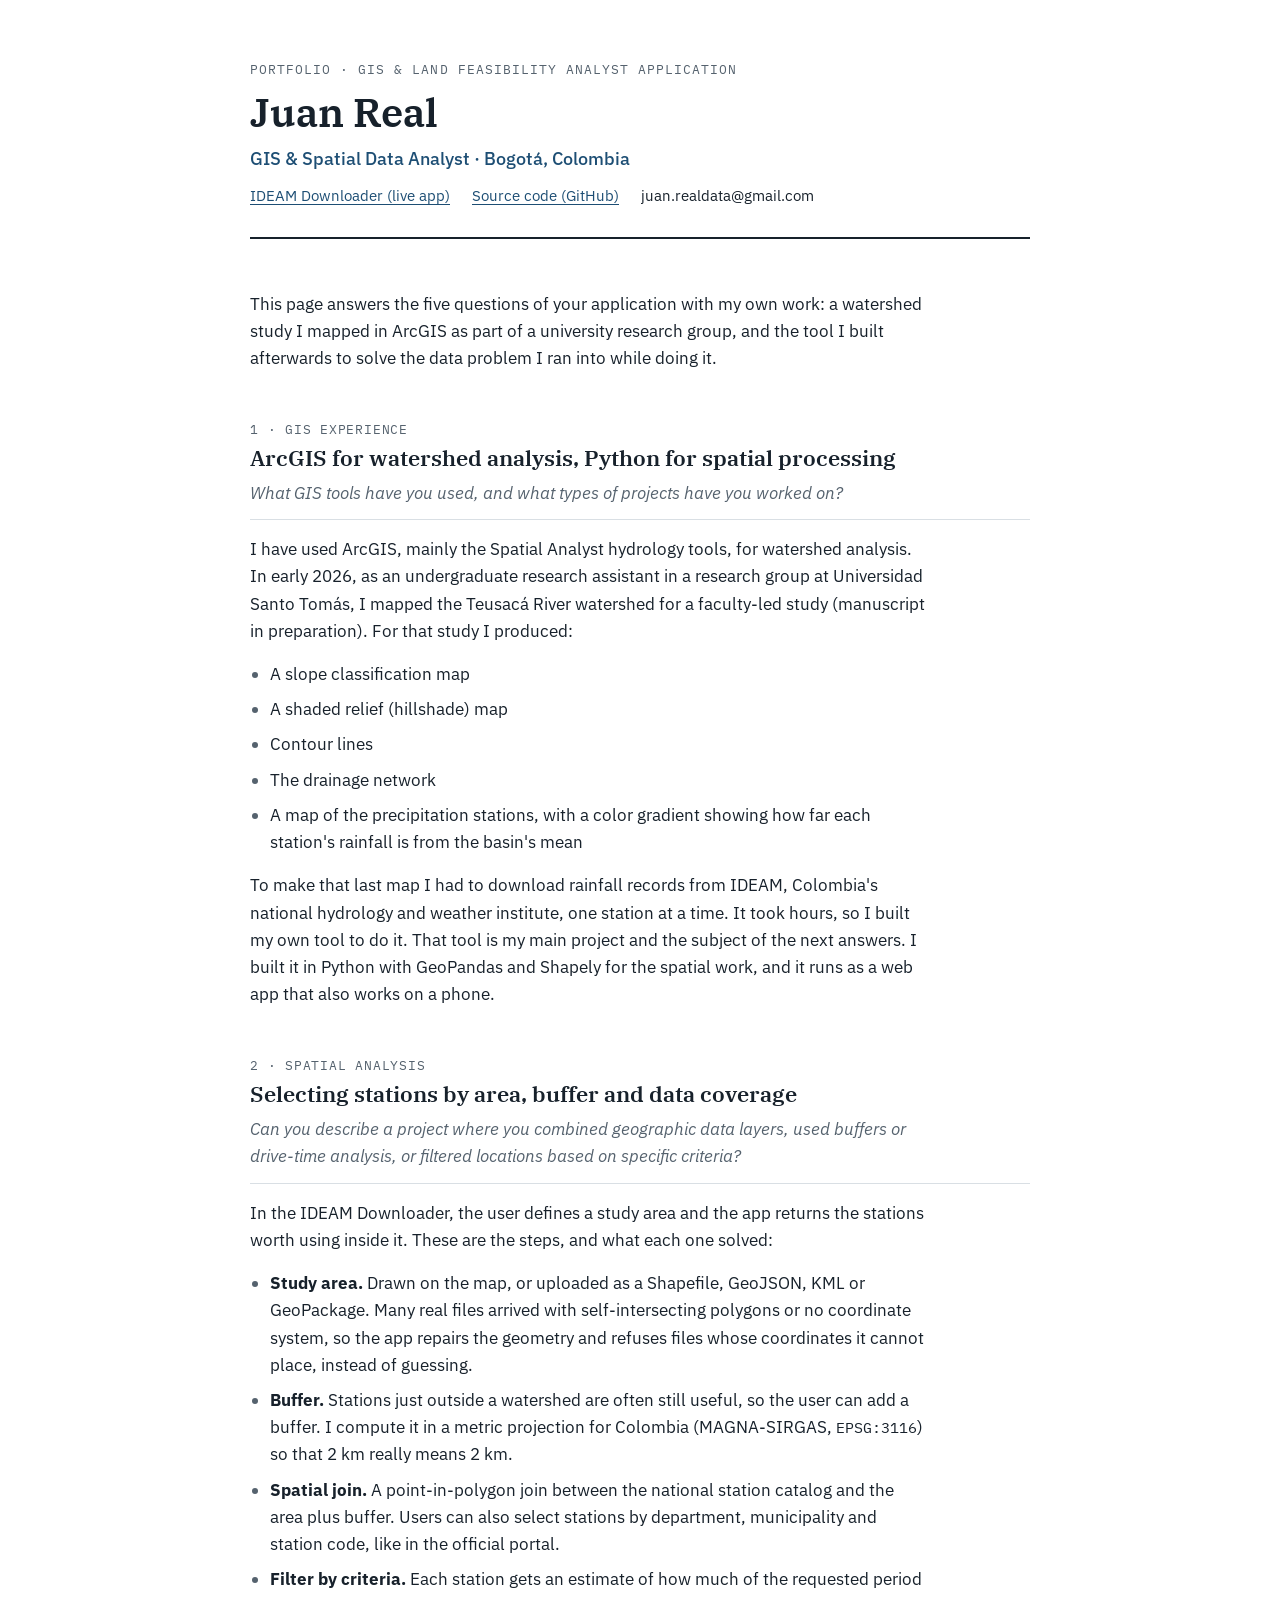
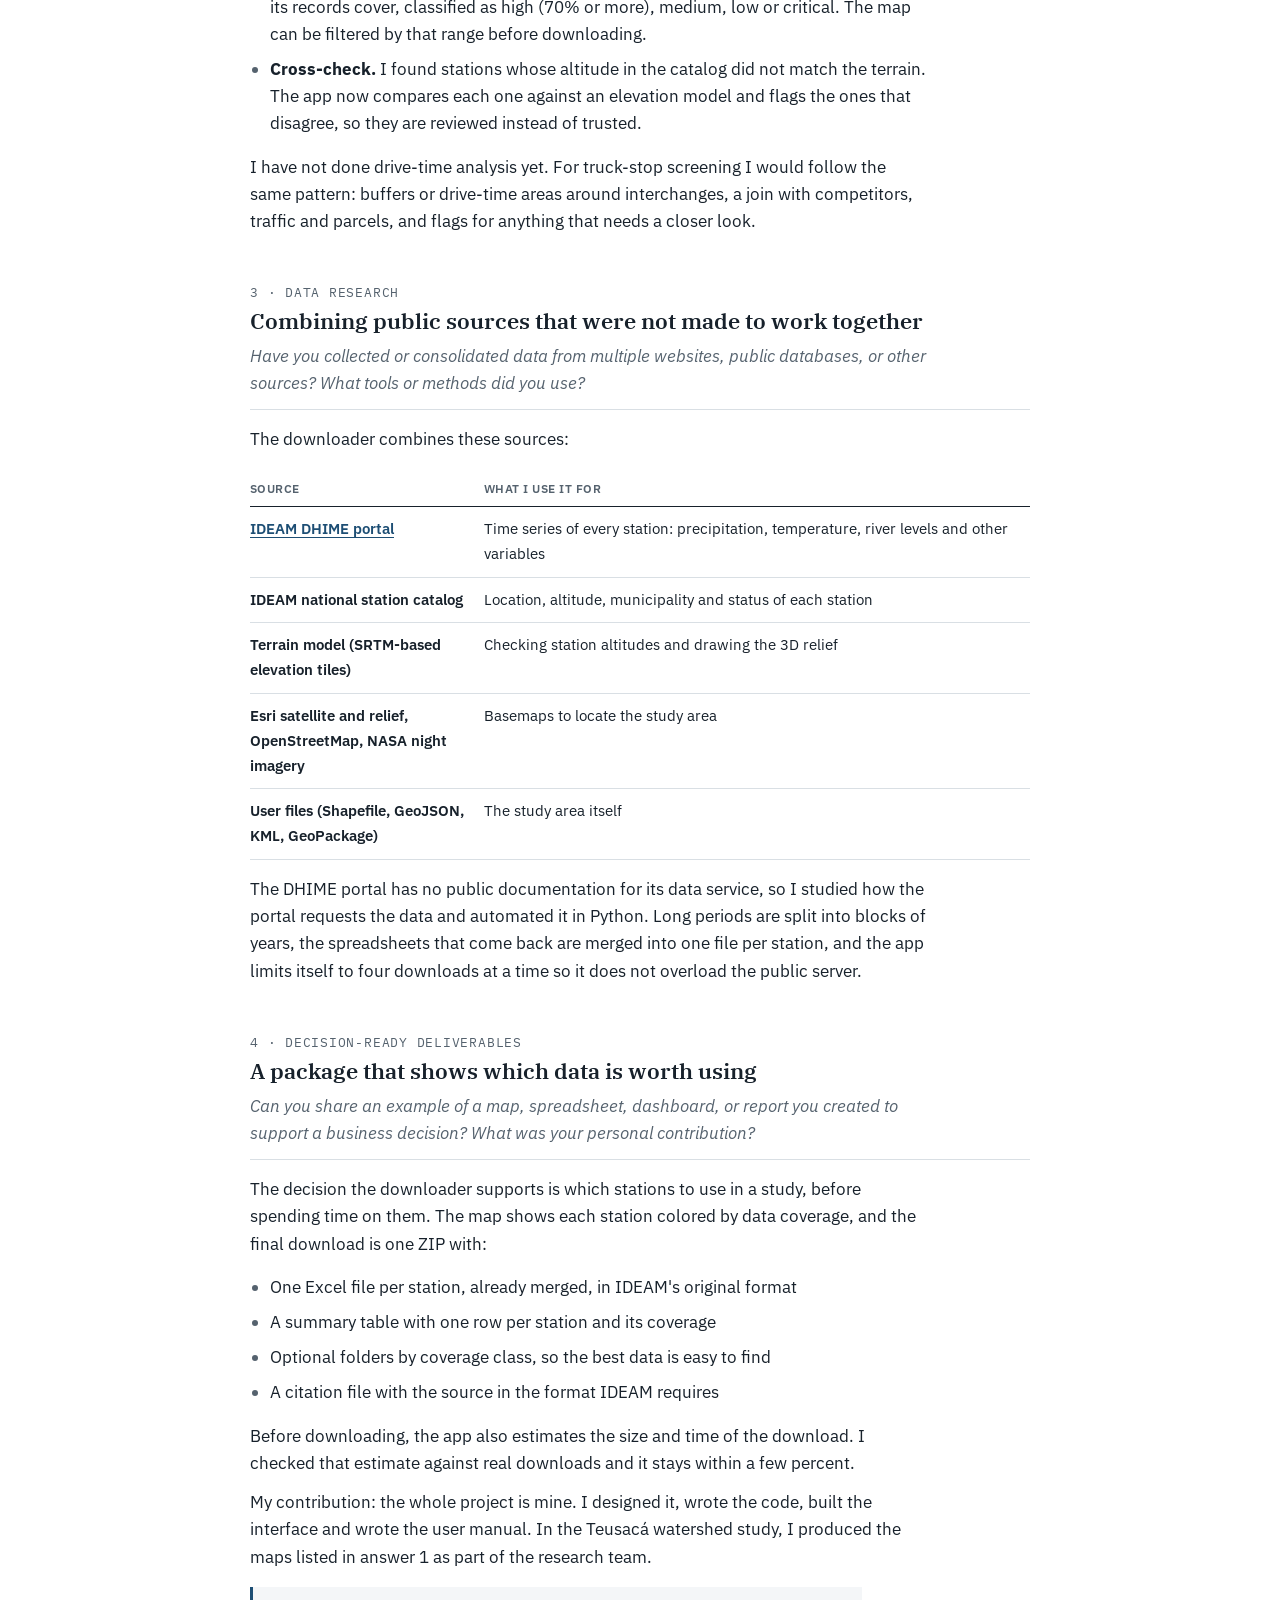
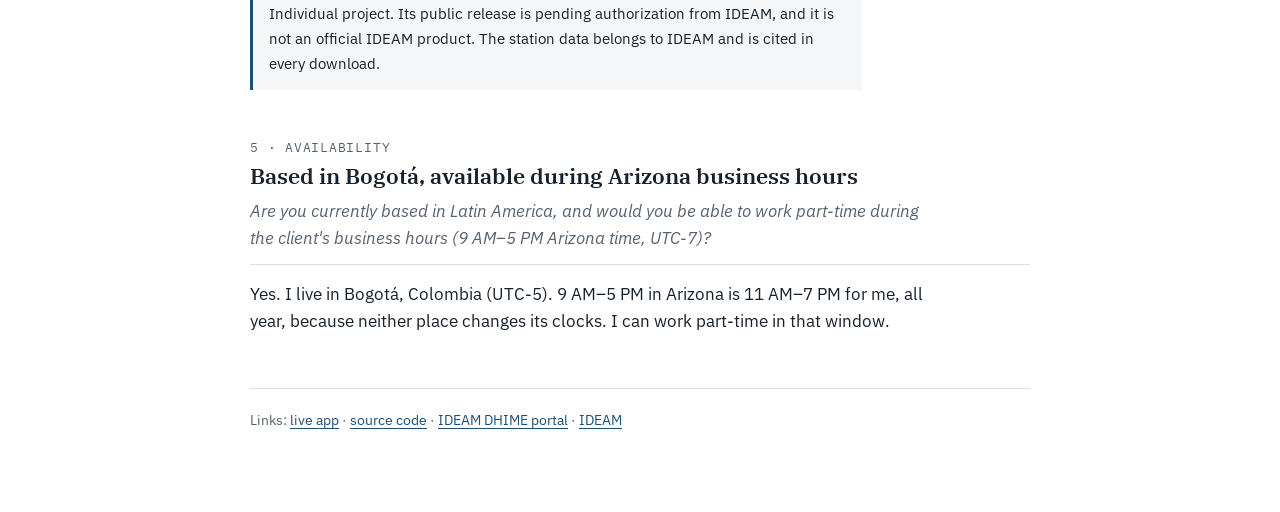
<file: docs/index.html>
<!doctype html>
<html lang="en">
<head>
<meta charset="utf-8">
<meta name="viewport" content="width=device-width, initial-scale=1, viewport-fit=cover">
<meta name="description" content="Juan Real, GIS & Spatial Data Analyst in Bogotá: watershed analysis in ArcGIS and the IDEAM station data downloader.">
<title>Juan Real · GIS Portfolio</title>
<link rel="preconnect" href="https://fonts.googleapis.com">
<link rel="preconnect" href="https://fonts.gstatic.com" crossorigin>
<link rel="stylesheet" href="https://fonts.googleapis.com/css2?family=IBM+Plex+Sans:wght@400;500;600&family=IBM+Plex+Serif:wght@500;600&family=IBM+Plex+Mono:wght@400&display=swap">
<style>
/* Layout: a formal one-column document, organized by the five questions of the application. */
:root {
  --page: #ffffff;
  --band: #f4f6f8;
  --ink: #17212b;
  --muted: #55626e;
  --rule: #d9dfe4;
  --accent: #1d4e74;
  --serif: "IBM Plex Serif", Georgia, "Times New Roman", serif;
  --sans: "IBM Plex Sans", "Segoe UI", Helvetica, Arial, sans-serif;
  --mono: "IBM Plex Mono", ui-monospace, Menlo, Consolas, monospace;
}
@media (prefers-color-scheme: dark) {
  :root:not([data-theme="light"]) {
    --page: #11181f; --band: #18212a; --ink: #e5ebf0; --muted: #a3b0bb; --rule: #2c3944; --accent: #8fbbe0;
    color-scheme: dark;
  }
}
:root[data-theme="dark"] {
  --page: #11181f; --band: #18212a; --ink: #e5ebf0; --muted: #a3b0bb; --rule: #2c3944; --accent: #8fbbe0;
  color-scheme: dark;
}
* { box-sizing: border-box; }
body {
  background: var(--page); color: var(--ink);
  font: 400 16.5px/1.65 var(--sans);
  padding-left: max(16px, env(safe-area-inset-left, 0px));
  padding-right: max(16px, env(safe-area-inset-right, 0px));
}
.doc { max-width: 780px; margin: 0 auto; padding-block: 56px 72px; display: grid; gap: 52px; }
h1, h2, h3 { margin: 0; text-wrap: balance; }
h1 { font: 600 clamp(1.9rem, 4.6vw, 2.5rem)/1.15 var(--serif); }
h2 { font: 600 1.35rem/1.25 var(--serif); }
h3 { font: 600 1rem/1.4 var(--sans); }
p { margin: 0; }
a { color: var(--accent); text-underline-offset: 3px; overflow-wrap: anywhere; }
a:focus-visible { outline: 2px solid var(--accent); outline-offset: 3px; }
section { display: grid; gap: 16px; }
.prose { display: grid; gap: 12px; max-width: 68ch; }
.muted { color: var(--muted); }

header { display: grid; gap: 12px; padding-bottom: 28px; border-bottom: 2px solid var(--ink); }
.kicker { font: 400 0.8rem/1 var(--mono); letter-spacing: 0.08em; text-transform: uppercase; color: var(--muted); }
.role { font: 500 1.1rem/1.4 var(--sans); color: var(--accent); }
.links { display: flex; flex-wrap: wrap; gap: 6px 22px; font-size: 0.95rem; }

.qhead { display: grid; gap: 8px; padding-bottom: 12px; border-bottom: 1px solid var(--rule); }
.qnum { font: 400 0.8rem/1 var(--mono); letter-spacing: 0.06em; text-transform: uppercase; color: var(--muted); }
.question { font-style: italic; color: var(--muted); max-width: 68ch; }

.note { background: var(--band); border-left: 3px solid var(--accent); padding: 14px 16px; font-size: 0.95rem; max-width: 68ch; }

ul.list { margin: 0; padding-left: 1.2em; display: grid; gap: 8px; max-width: 68ch; }
ul.list li::marker { color: var(--muted); }

.table-wrap { overflow-x: auto; }
table { border-collapse: collapse; width: 100%; min-width: 600px; font-size: 0.94rem; }
th, td { text-align: left; vertical-align: top; padding: 10px 14px 10px 0; border-bottom: 1px solid var(--rule); }
th { font: 600 0.78rem/1.3 var(--sans); letter-spacing: 0.04em; text-transform: uppercase; color: var(--muted); border-bottom: 1px solid var(--ink); }
td:first-child { font-weight: 600; width: 30%; }
code { font: 400 0.88em var(--mono); }

footer { border-top: 1px solid var(--rule); padding-top: 20px; color: var(--muted); font-size: 0.88rem; }

@media (max-width: 520px) {
  body { font-size: 16px; }
  .doc { padding-block: 32px 56px; gap: 44px; }
}
</style>
</head>
<body>
<div class="doc">

<header>
  <span class="kicker">Portfolio · GIS &amp; Land Feasibility Analyst application</span>
  <h1>Juan Real</h1>
  <p class="role">GIS &amp; Spatial Data Analyst · Bogotá, Colombia</p>
  <div class="links">
    <a href="https://descargador-ideam.streamlit.app/?tema=oscuro" target="_blank" rel="noopener">IDEAM Downloader (live app)</a>
    <a href="https://github.com/blackhooper/descargador-ideam" target="_blank" rel="noopener">Source code (GitHub)</a>
    <span>juan.realdata@gmail.com</span>
  </div>
</header>

<section>
  <div class="prose">
    <p>This page answers the five questions of your application with my own work: a watershed study I mapped in ArcGIS as part of a university research group, and the tool I built afterwards to solve the data problem I ran into while doing it.</p>
  </div>
</section>

<section>
  <div class="qhead">
    <span class="qnum">1 · GIS experience</span>
    <h2>ArcGIS for watershed analysis, Python for spatial processing</h2>
    <p class="question">What GIS tools have you used, and what types of projects have you worked on?</p>
  </div>
  <div class="prose">
    <p>I have used ArcGIS, mainly the Spatial Analyst hydrology tools, for watershed analysis. In early 2026, as an undergraduate research assistant in a research group at Universidad Santo Tomás, I mapped the Teusacá River watershed for a faculty-led study (manuscript in preparation). For that study I produced:</p>
  </div>
  <ul class="list">
    <li>A slope classification map</li>
    <li>A shaded relief (hillshade) map</li>
    <li>Contour lines</li>
    <li>The drainage network</li>
    <li>A map of the precipitation stations, with a color gradient showing how far each station's rainfall is from the basin's mean</li>
  </ul>
  <div class="prose">
    <p>To make that last map I had to download rainfall records from IDEAM, Colombia's national hydrology and weather institute, one station at a time. It took hours, so I built my own tool to do it. That tool is my main project and the subject of the next answers. I built it in Python with GeoPandas and Shapely for the spatial work, and it runs as a web app that also works on a phone.</p>
  </div>
</section>

<section>
  <div class="qhead">
    <span class="qnum">2 · Spatial analysis</span>
    <h2>Selecting stations by area, buffer and data coverage</h2>
    <p class="question">Can you describe a project where you combined geographic data layers, used buffers or drive-time analysis, or filtered locations based on specific criteria?</p>
  </div>
  <div class="prose">
    <p>In the IDEAM Downloader, the user defines a study area and the app returns the stations worth using inside it. These are the steps, and what each one solved:</p>
  </div>
  <ul class="list">
    <li><strong>Study area.</strong> Drawn on the map, or uploaded as a Shapefile, GeoJSON, KML or GeoPackage. Many real files arrived with self-intersecting polygons or no coordinate system, so the app repairs the geometry and refuses files whose coordinates it cannot place, instead of guessing.</li>
    <li><strong>Buffer.</strong> Stations just outside a watershed are often still useful, so the user can add a buffer. I compute it in a metric projection for Colombia (MAGNA-SIRGAS, <code>EPSG:3116</code>) so that 2 km really means 2 km.</li>
    <li><strong>Spatial join.</strong> A point-in-polygon join between the national station catalog and the area plus buffer. Users can also select stations by department, municipality and station code, like in the official portal.</li>
    <li><strong>Filter by criteria.</strong> Each station gets an estimate of how much of the requested period its records cover, classified as high (70% or more), medium, low or critical. The map can be filtered by that range before downloading.</li>
    <li><strong>Cross-check.</strong> I found stations whose altitude in the catalog did not match the terrain. The app now compares each one against an elevation model and flags the ones that disagree, so they are reviewed instead of trusted.</li>
  </ul>
  <div class="prose">
    <p>I have not done drive-time analysis yet. For truck-stop screening I would follow the same pattern: buffers or drive-time areas around interchanges, a join with competitors, traffic and parcels, and flags for anything that needs a closer look.</p>
  </div>
</section>

<section>
  <div class="qhead">
    <span class="qnum">3 · Data research</span>
    <h2>Combining public sources that were not made to work together</h2>
    <p class="question">Have you collected or consolidated data from multiple websites, public databases, or other sources? What tools or methods did you use?</p>
  </div>
  <div class="prose">
    <p>The downloader combines these sources:</p>
  </div>
  <div class="table-wrap">
    <table>
      <thead><tr><th>Source</th><th>What I use it for</th></tr></thead>
      <tbody>
        <tr><td><a href="http://dhime.ideam.gov.co/atencionciudadano/" target="_blank" rel="noopener">IDEAM DHIME portal</a></td><td>Time series of every station: precipitation, temperature, river levels and other variables</td></tr>
        <tr><td>IDEAM national station catalog</td><td>Location, altitude, municipality and status of each station</td></tr>
        <tr><td>Terrain model (SRTM-based elevation tiles)</td><td>Checking station altitudes and drawing the 3D relief</td></tr>
        <tr><td>Esri satellite and relief, OpenStreetMap, NASA night imagery</td><td>Basemaps to locate the study area</td></tr>
        <tr><td>User files (Shapefile, GeoJSON, KML, GeoPackage)</td><td>The study area itself</td></tr>
      </tbody>
    </table>
  </div>
  <div class="prose">
    <p>The DHIME portal has no public documentation for its data service, so I studied how the portal requests the data and automated it in Python. Long periods are split into blocks of years, the spreadsheets that come back are merged into one file per station, and the app limits itself to four downloads at a time so it does not overload the public server.</p>
  </div>
</section>

<section>
  <div class="qhead">
    <span class="qnum">4 · Decision-ready deliverables</span>
    <h2>A package that shows which data is worth using</h2>
    <p class="question">Can you share an example of a map, spreadsheet, dashboard, or report you created to support a business decision? What was your personal contribution?</p>
  </div>
  <div class="prose">
    <p>The decision the downloader supports is which stations to use in a study, before spending time on them. The map shows each station colored by data coverage, and the final download is one ZIP with:</p>
  </div>
  <ul class="list">
    <li>One Excel file per station, already merged, in IDEAM's original format</li>
    <li>A summary table with one row per station and its coverage</li>
    <li>Optional folders by coverage class, so the best data is easy to find</li>
    <li>A citation file with the source in the format IDEAM requires</li>
  </ul>
  <div class="prose">
    <p>Before downloading, the app also estimates the size and time of the download. I checked that estimate against real downloads and it stays within a few percent.</p>
    <p>My contribution: the whole project is mine. I designed it, wrote the code, built the interface and wrote the user manual. In the Teusacá watershed study, I produced the maps listed in answer 1 as part of the research team.</p>
  </div>
  <div class="note">Individual project. Its public release is pending authorization from IDEAM, and it is not an official IDEAM product. The station data belongs to IDEAM and is cited in every download.</div>
</section>

<section>
  <div class="qhead">
    <span class="qnum">5 · Availability</span>
    <h2>Based in Bogotá, available during Arizona business hours</h2>
    <p class="question">Are you currently based in Latin America, and would you be able to work part-time during the client's business hours (9 AM–5 PM Arizona time, UTC-7)?</p>
  </div>
  <div class="prose">
    <p>Yes. I live in Bogotá, Colombia (UTC-5). 9 AM–5 PM in Arizona is 11 AM–7 PM for me, all year, because neither place changes its clocks. I can work part-time in that window.</p>
  </div>
</section>

<footer>
  <p>Links: <a href="https://descargador-ideam.streamlit.app/?tema=oscuro" target="_blank" rel="noopener">live app</a> · <a href="https://github.com/blackhooper/descargador-ideam" target="_blank" rel="noopener">source code</a> · <a href="http://dhime.ideam.gov.co/atencionciudadano/" target="_blank" rel="noopener">IDEAM DHIME portal</a> · <a href="https://www.ideam.gov.co" target="_blank" rel="noopener">IDEAM</a></p>
</footer>

</div>

</body>
</html>
</file>
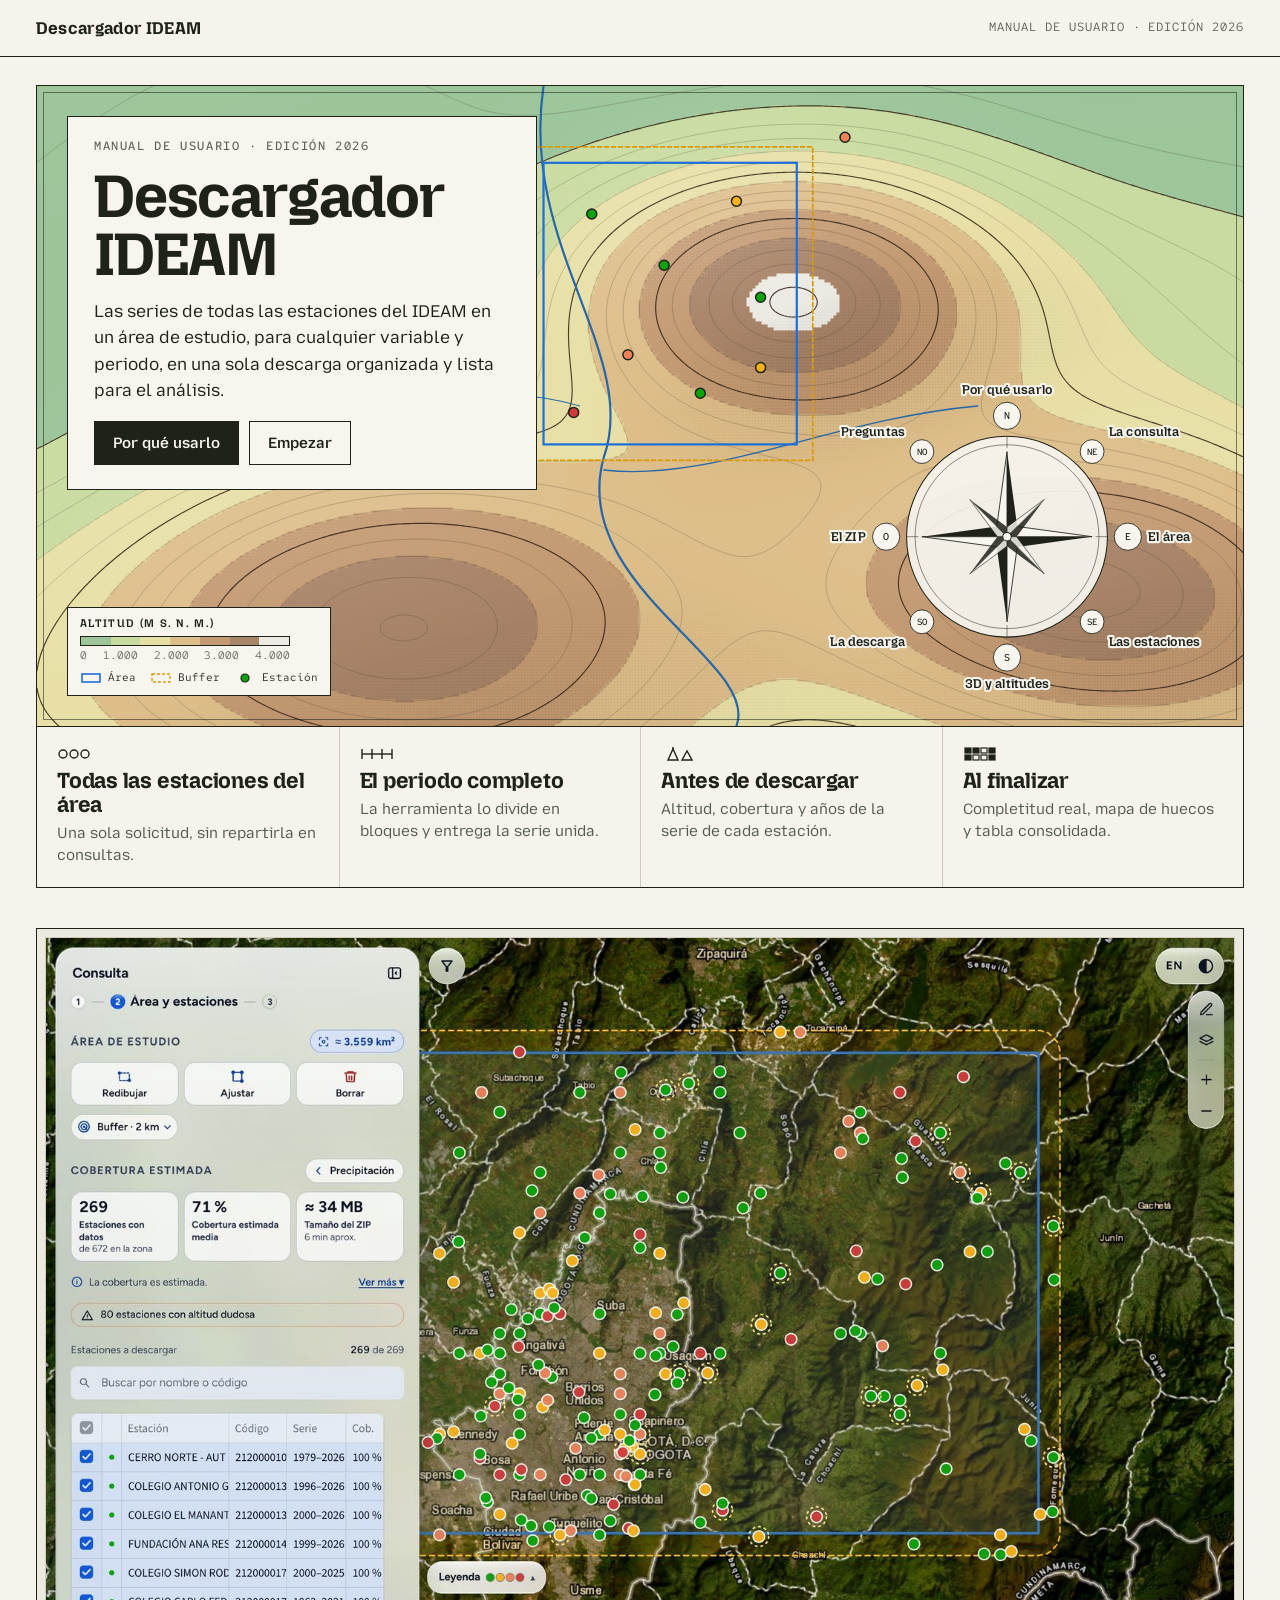
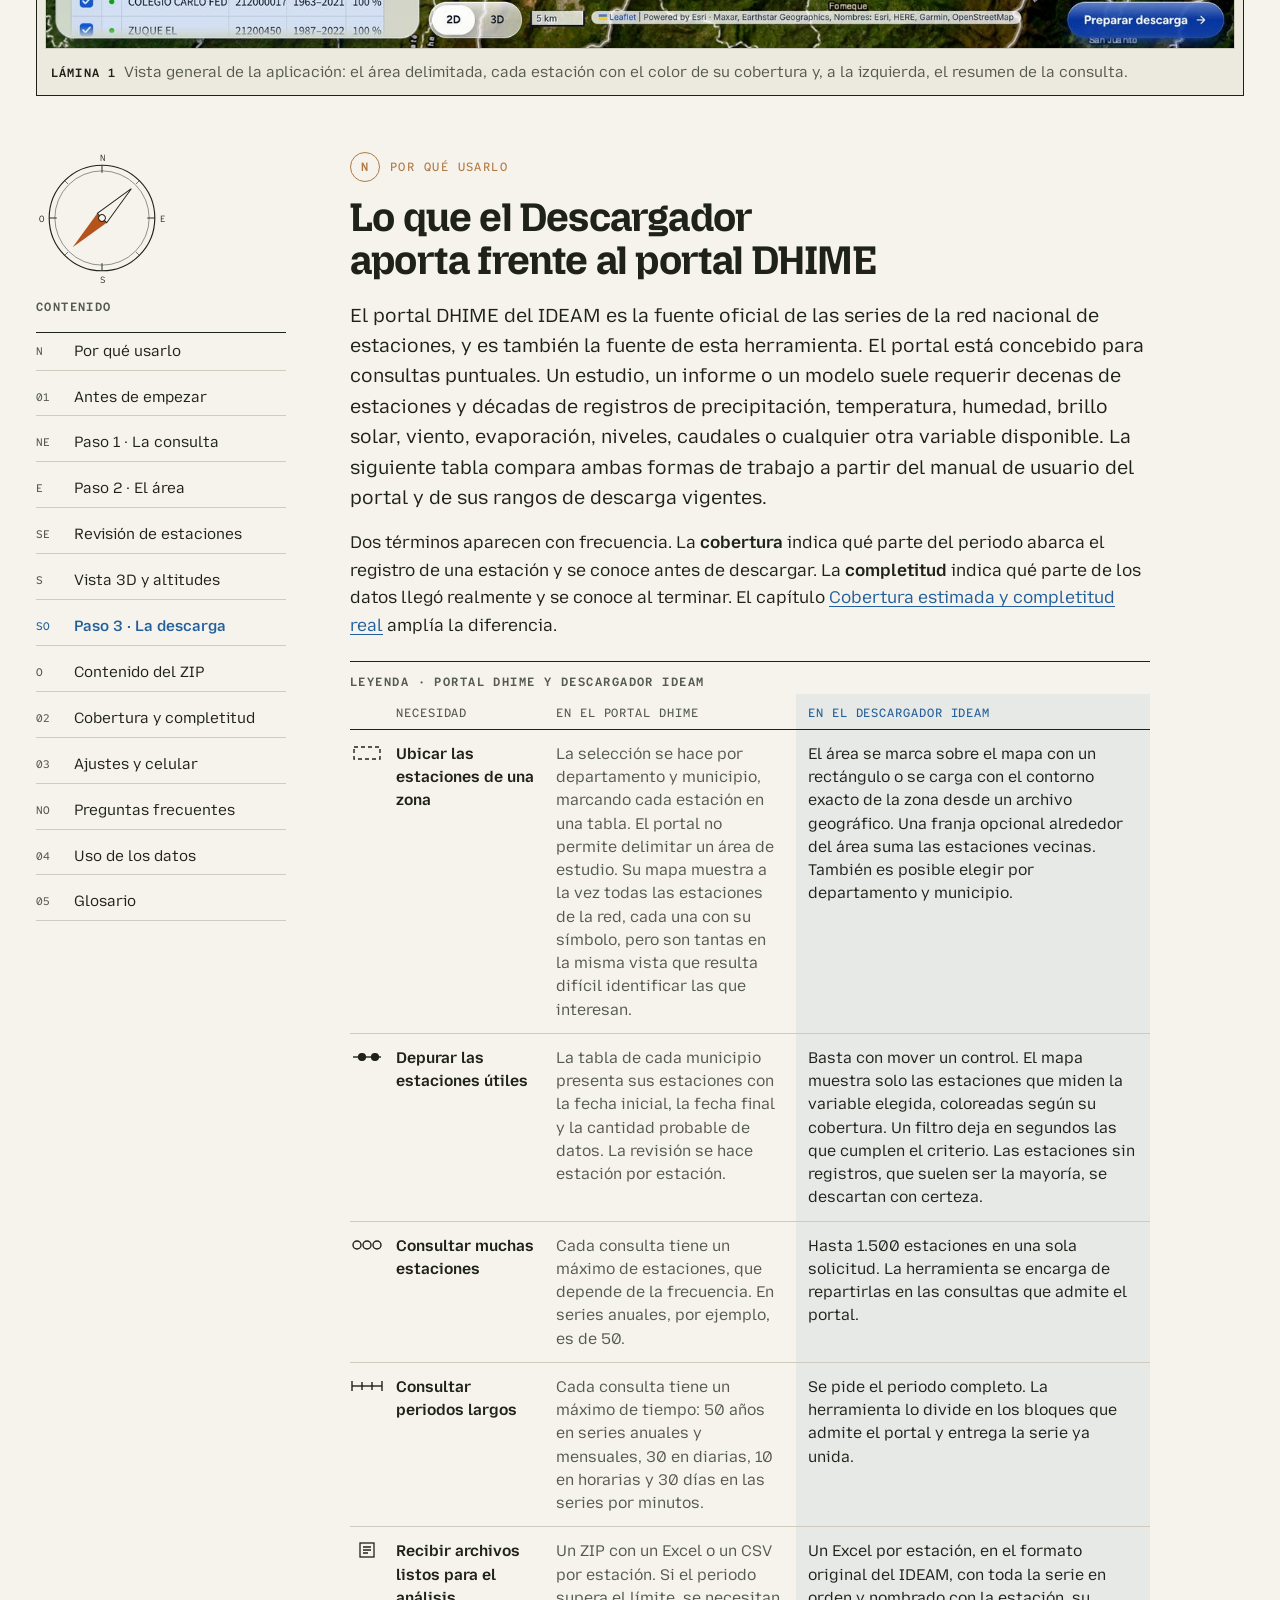
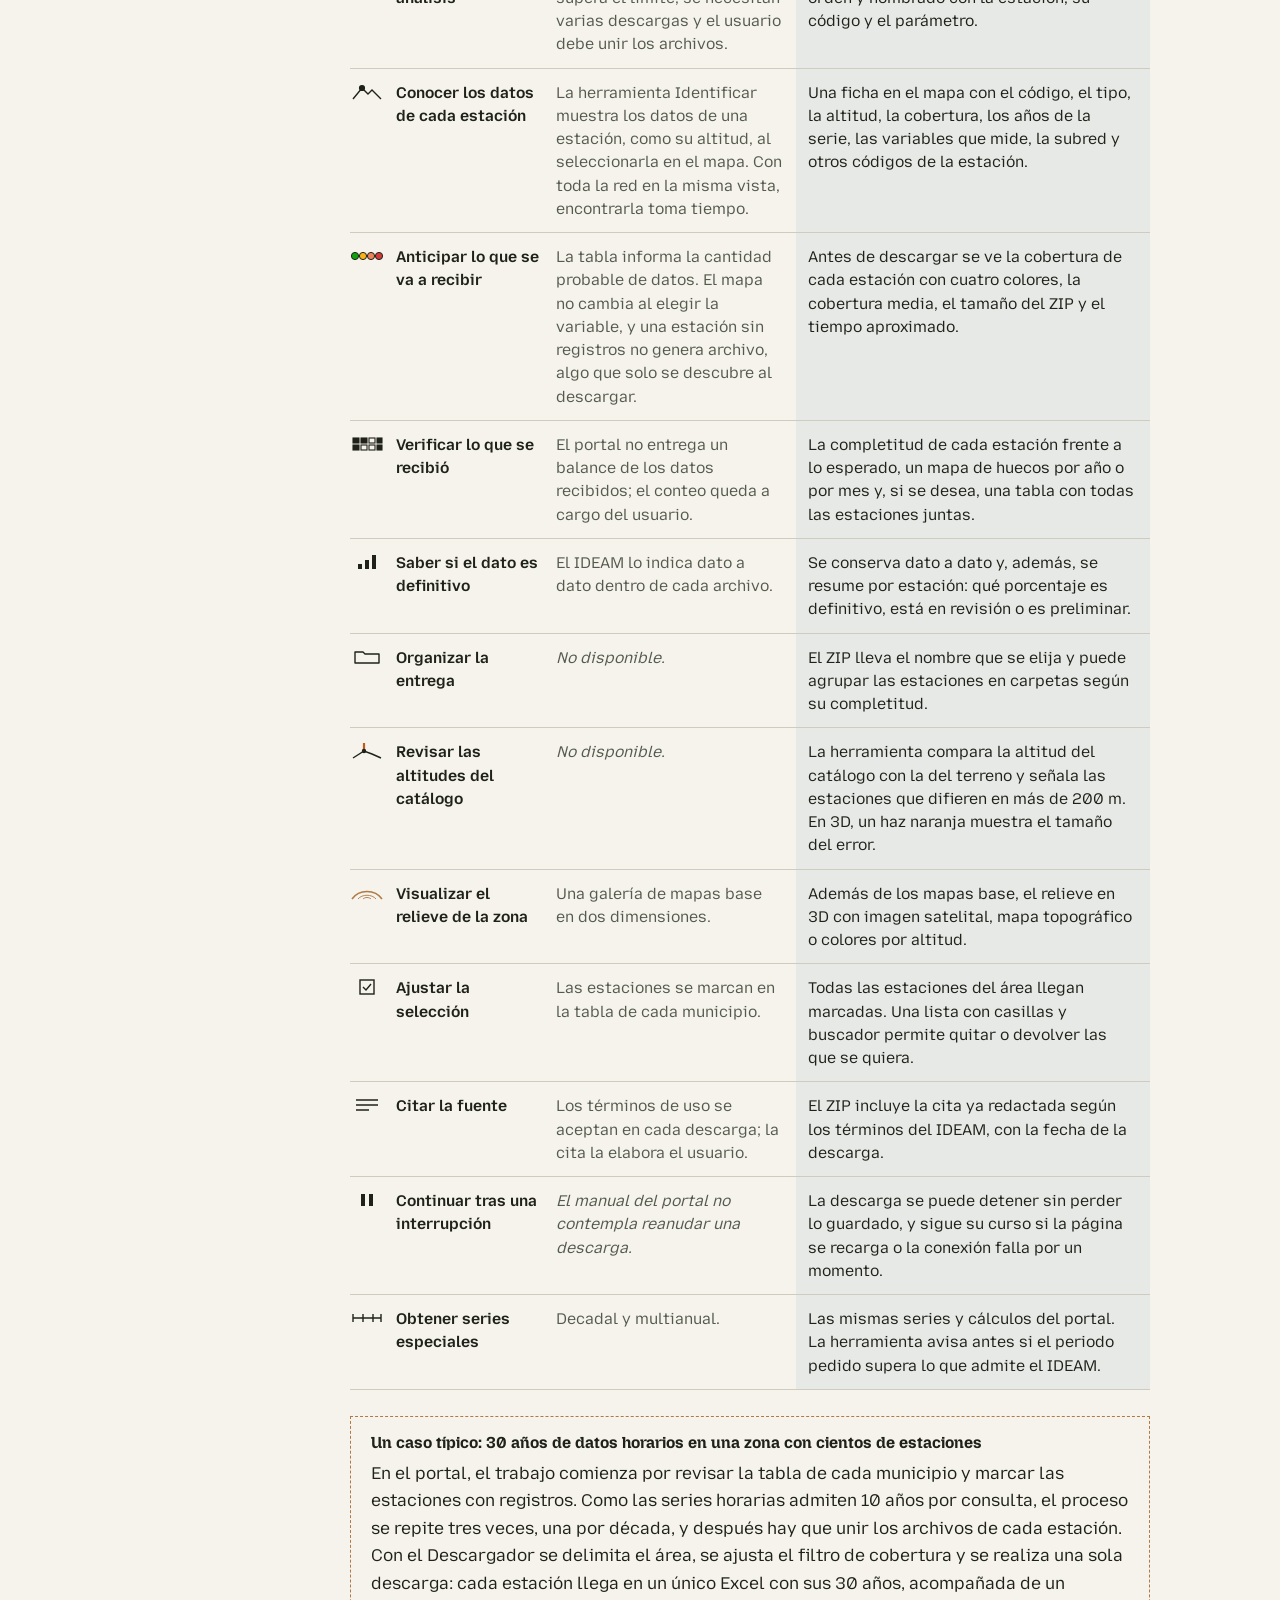
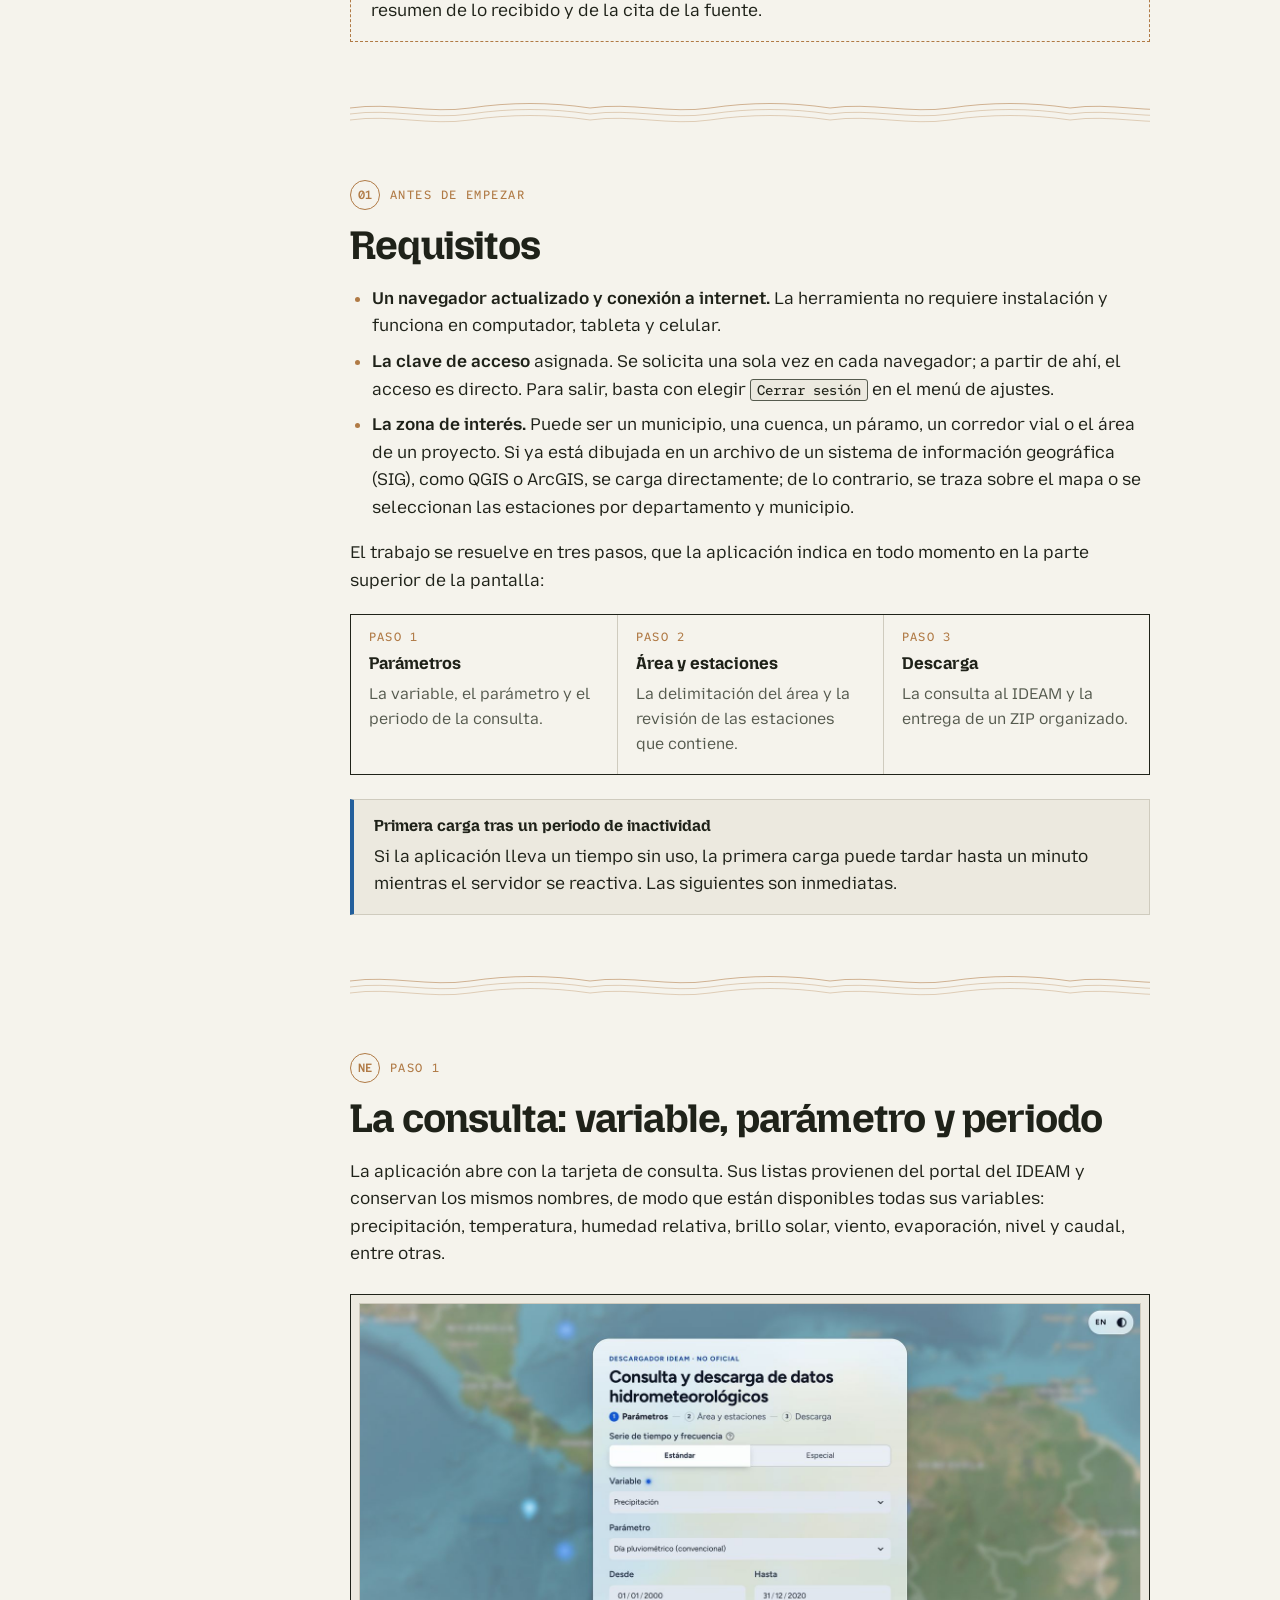
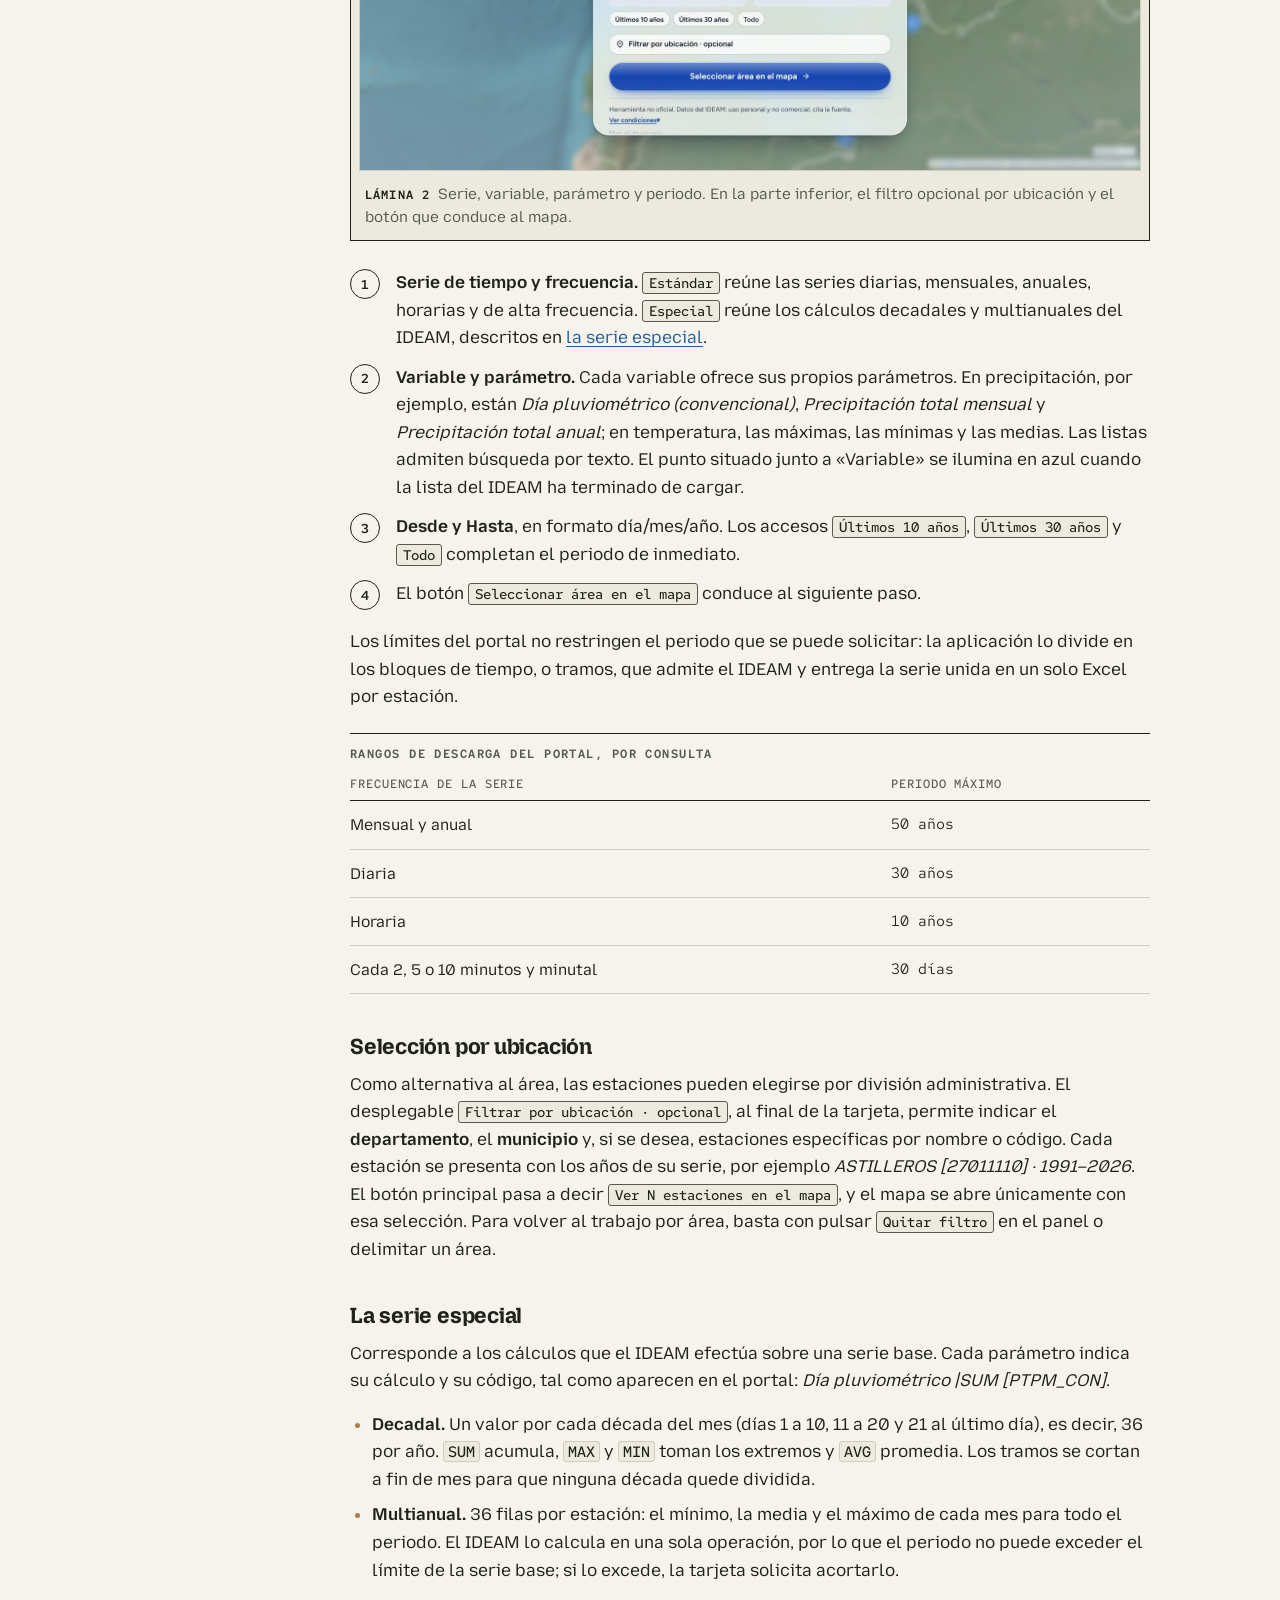
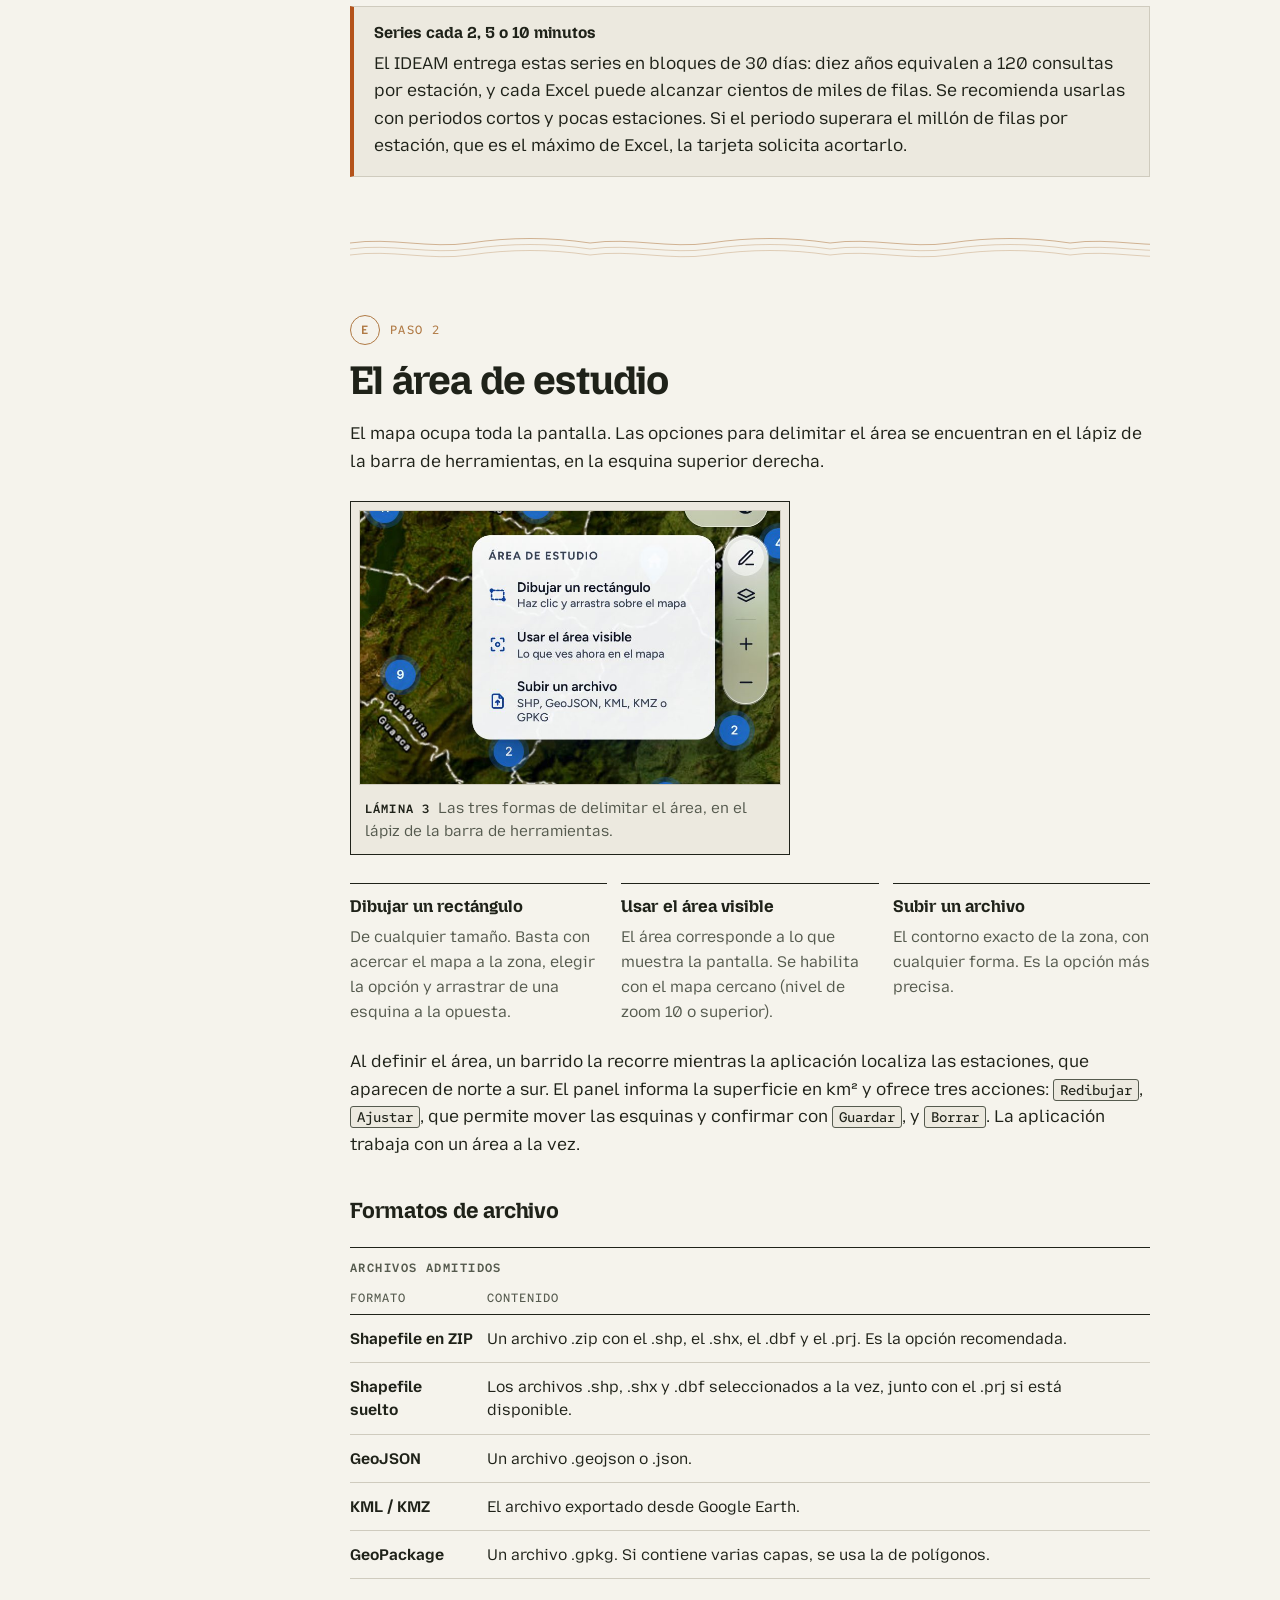
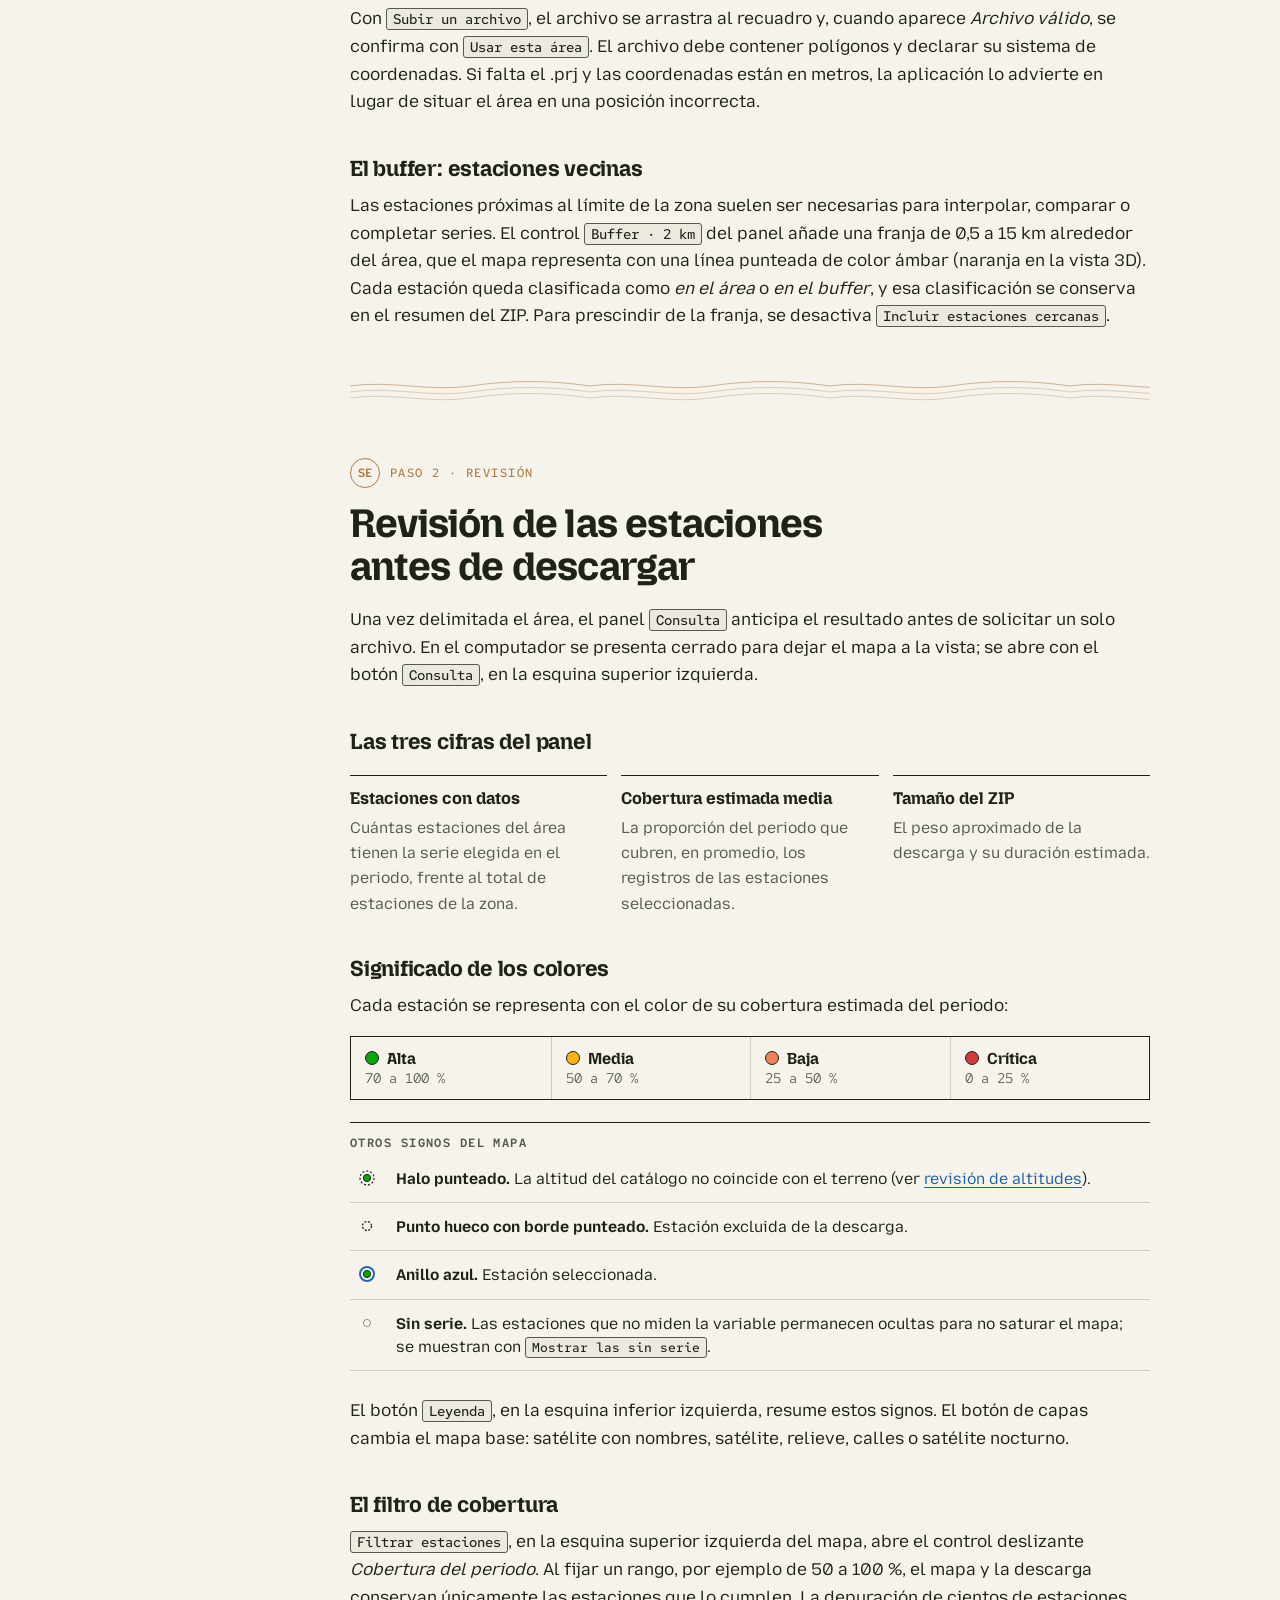
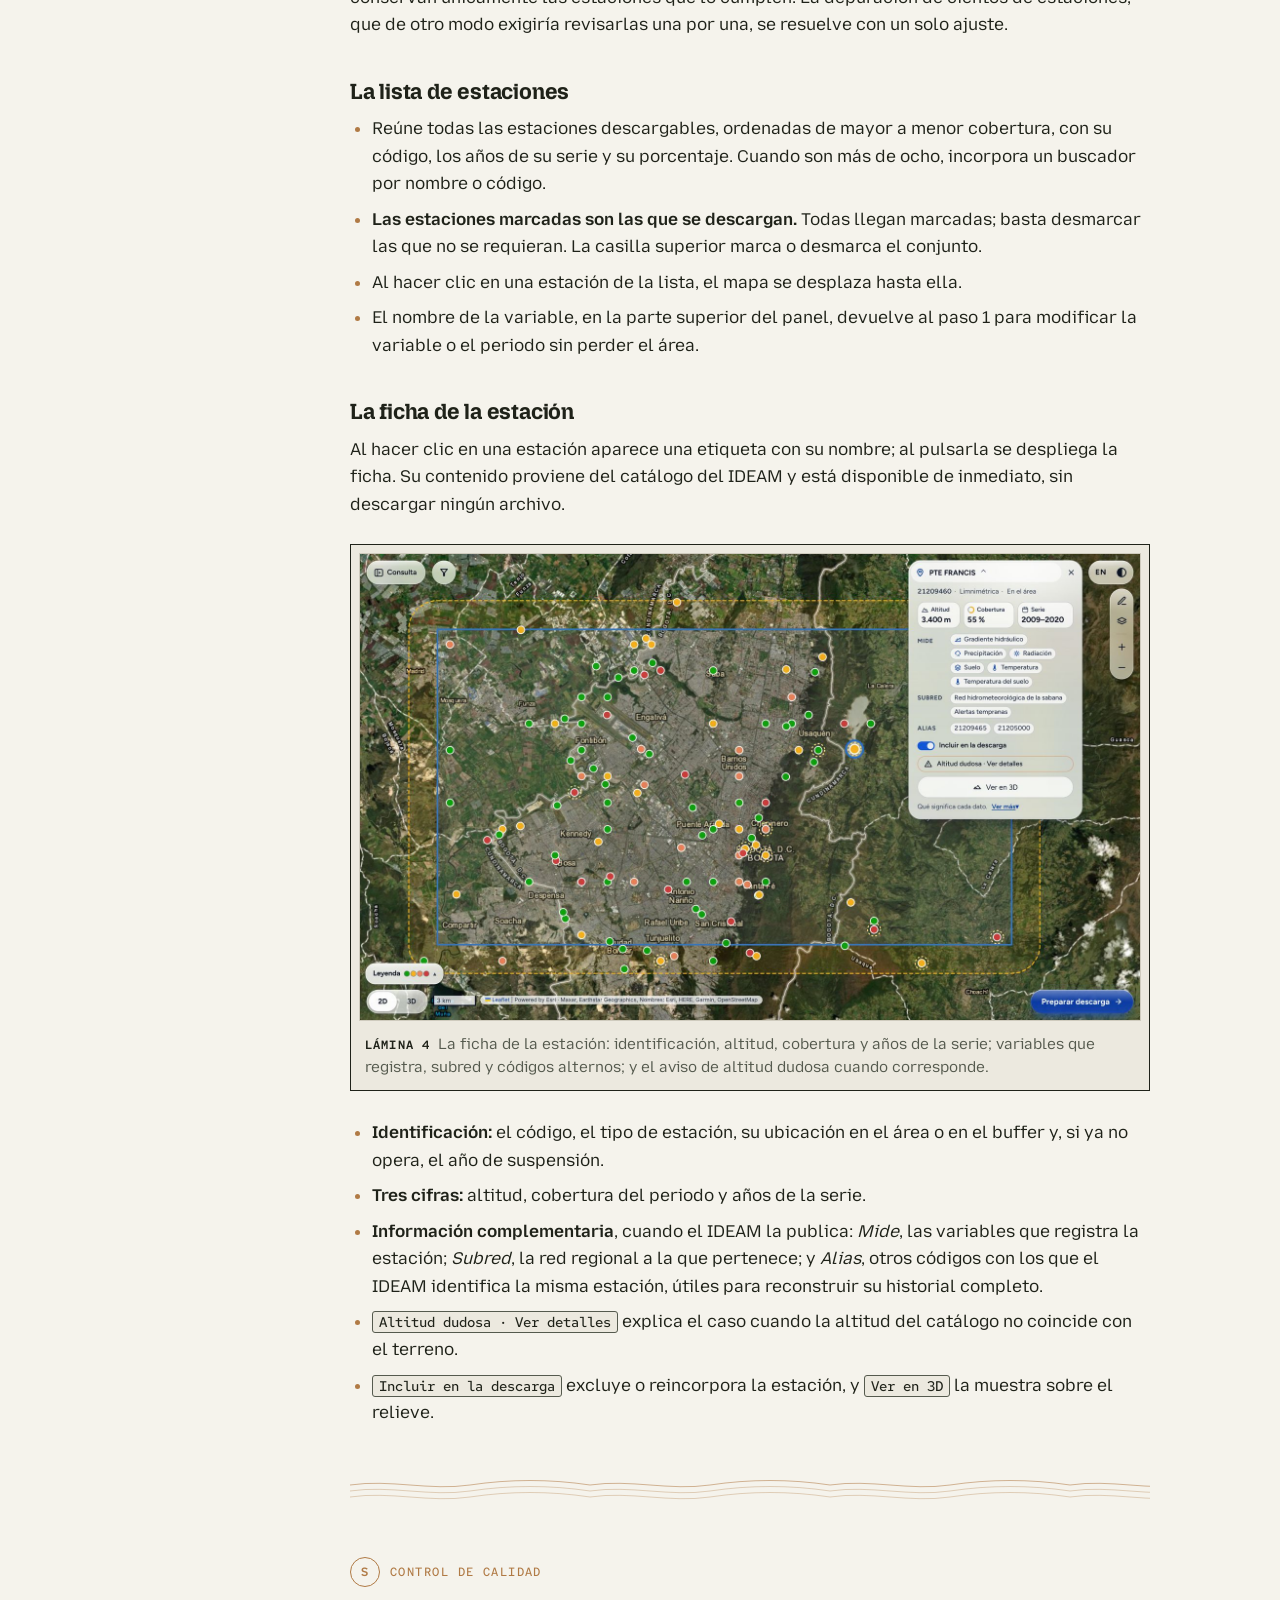
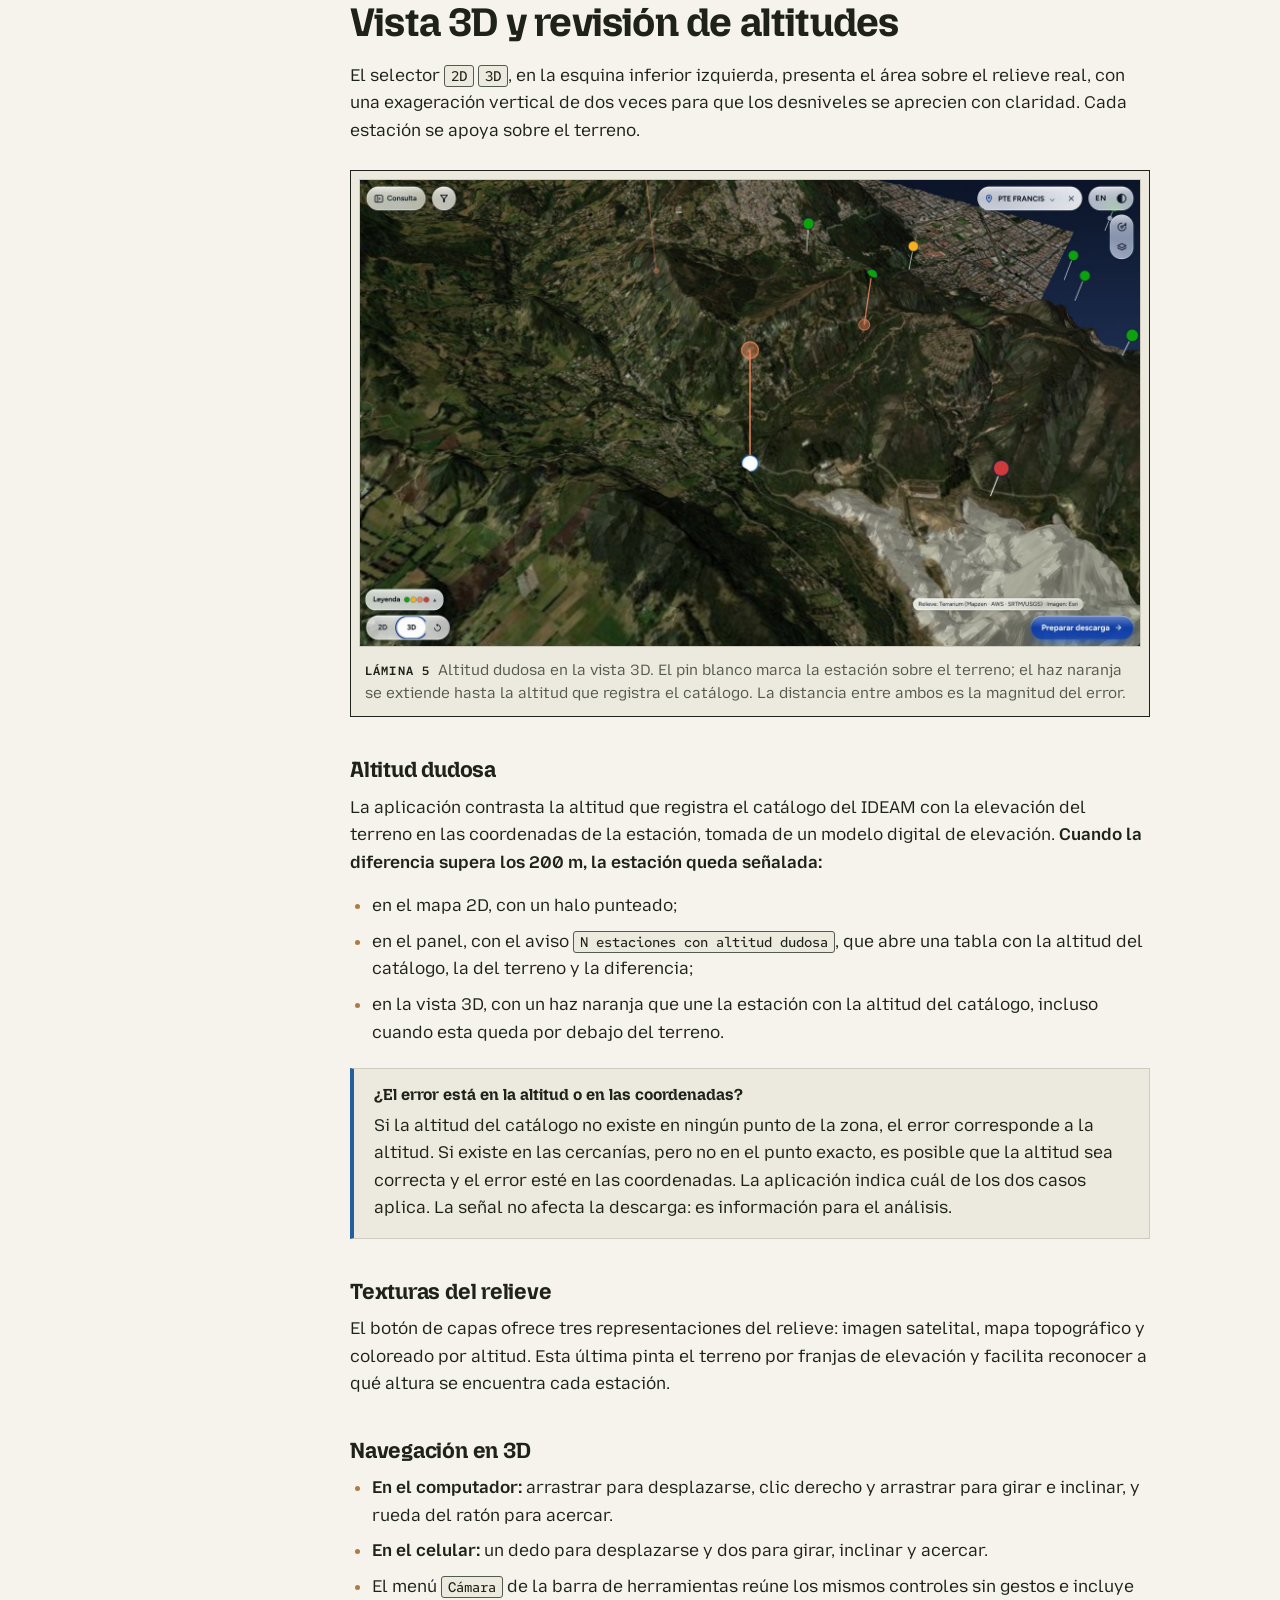
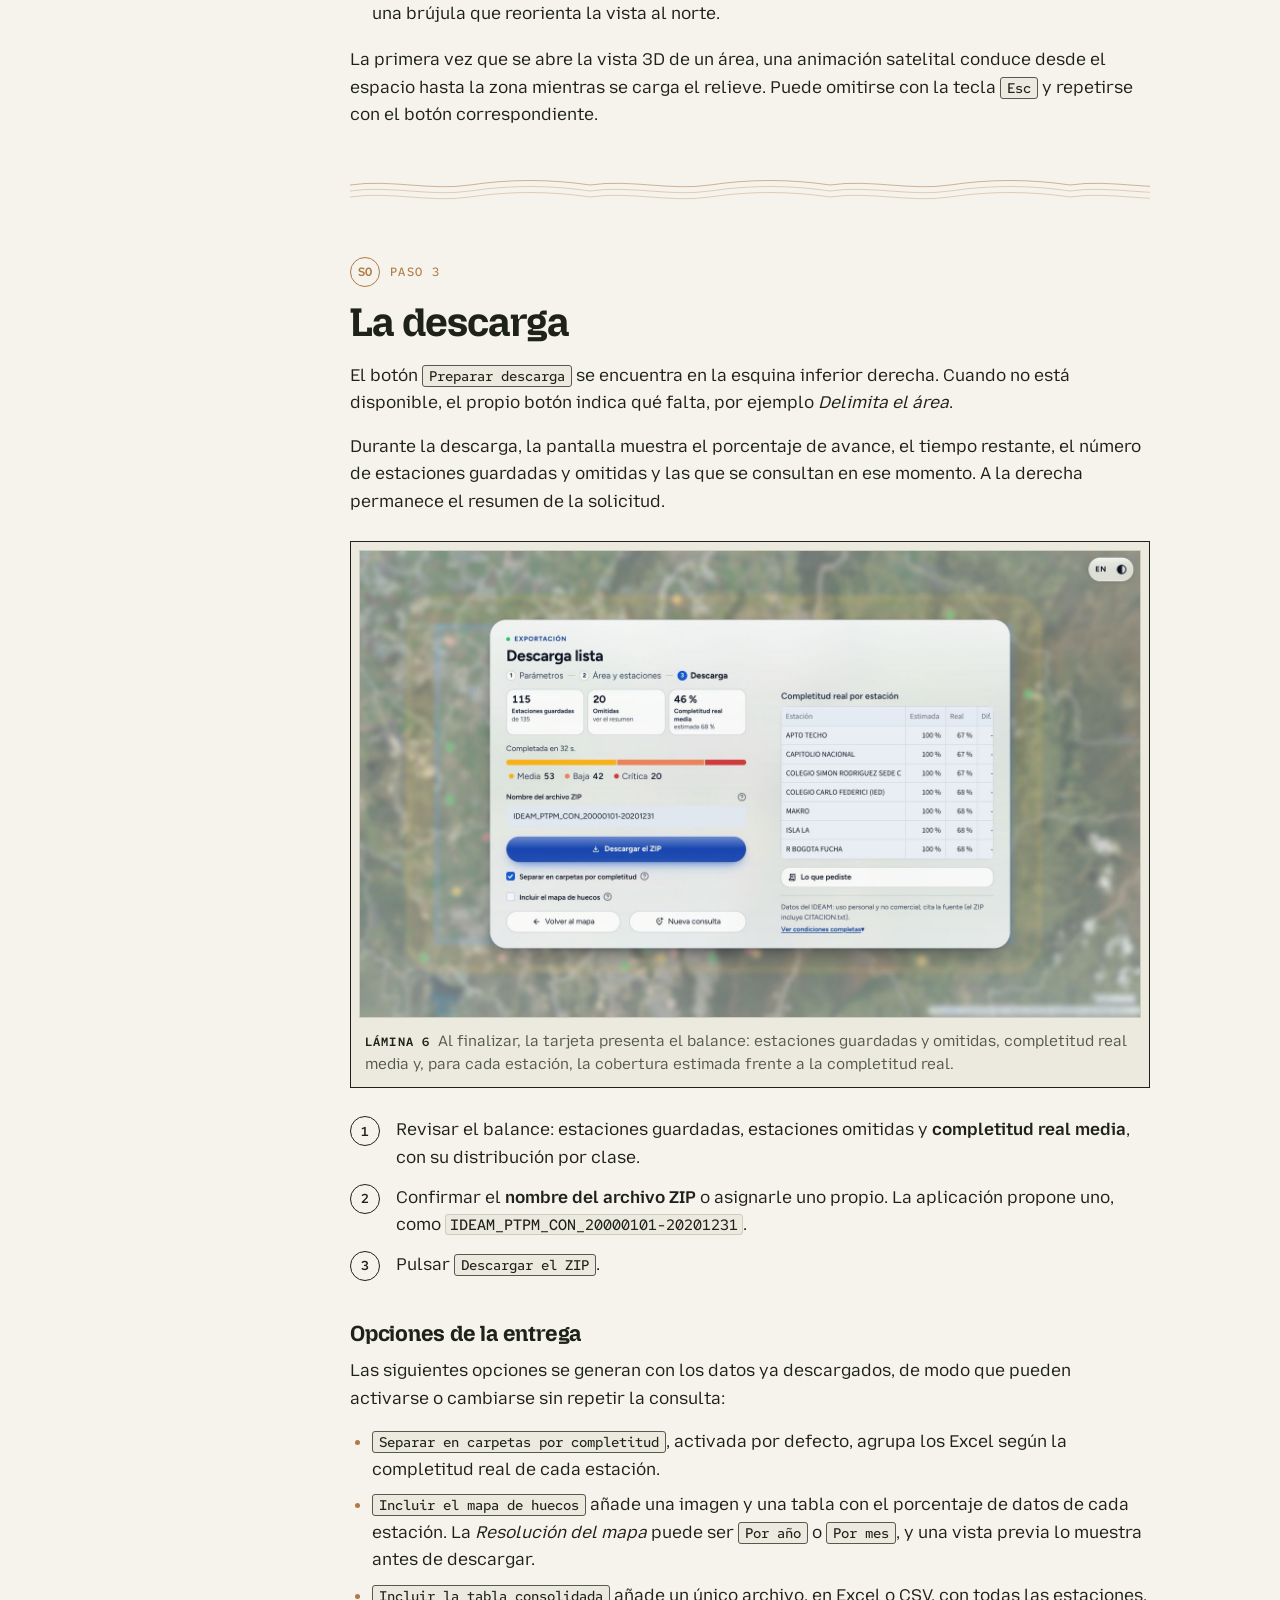
<file: static/manual.html>
<!doctype html>
<html lang="es">
<head>
<meta charset="utf-8">
<meta name="viewport" content="width=device-width, initial-scale=1, viewport-fit=cover">
<meta name="description" content="Manual de usuario del Descargador IDEAM: consulta y descarga las series del portal DHIME para todas las estaciones de cualquier zona y cualquier variable.">
<title>Manual Descargador IDEAM</title>
<link rel="preconnect" href="https://fonts.googleapis.com">
<link rel="preconnect" href="https://fonts.gstatic.com" crossorigin>
<link rel="stylesheet" href="https://fonts.googleapis.com/css2?family=Mozilla+Headline:wght@400..700&family=Mozilla+Text:wght@400..700&family=Red+Hat+Mono:wght@400;500&display=swap">
<style>
/* Manual de usuario con estética de carta topográfica: portada hipsométrica, rosa de los vientos como índice
   y tablas que se leen como la leyenda de un mapa. La portada es una lámina impresa con paleta fija; el resto sigue el tema. */
:root{
  --papel:#F5F3EC; --papel-2:#ECE9DF; --tinta:#1F2219; --tinta-2:#555A4E; --linea:#CFCBBE; --fuerte:#1F2219;
  --agua:#235F9C; --naranja:#B4531B; --curva:#B07A45;
  --alta:#0CA30C; --media:#FAB219; --baja:#EC835A; --critica:#D03B3B;
  --titulo:"Mozilla Headline","Helvetica Neue",Arial,sans-serif;
  --texto:"Mozilla Text","Helvetica Neue",Arial,sans-serif;
  --mono:"Red Hat Mono",ui-monospace,Consolas,monospace;
  color-scheme:light;
}
@media (prefers-color-scheme: dark){
  :root:not([data-theme="light"]){--papel:#161814;--papel-2:#1F221C;--tinta:#E6E8E1;--tinta-2:#A6AA9D;--linea:#363A31;--fuerte:#C9CCC2;
    --agua:#86B6E6;--naranja:#E8915A;--curva:#C9955F;color-scheme:dark}
}
:root[data-theme="dark"]{--papel:#161814;--papel-2:#1F221C;--tinta:#E6E8E1;--tinta-2:#A6AA9D;--linea:#363A31;--fuerte:#C9CCC2;
  --agua:#86B6E6;--naranja:#E8915A;--curva:#C9955F;color-scheme:dark}

*{box-sizing:border-box}
html{scroll-behavior:smooth;scroll-padding-top:24px}
@media (prefers-reduced-motion: reduce){html{scroll-behavior:auto}}
body{margin:0;background:var(--papel);color:var(--tinta);font:17px/1.62 var(--texto);
  -webkit-font-smoothing:antialiased;text-rendering:optimizeLegibility}
a{color:var(--agua);text-underline-offset:3px}
img{max-width:100%;height:auto;display:block}
code{font:500 .86em var(--mono);background:var(--papel-2);border:1px solid var(--linea);border-radius:3px;padding:0 4px;overflow-wrap:anywhere}
.in{max-width:1240px;margin:0 auto;padding-left:max(16px,env(safe-area-inset-left,0px));padding-right:max(16px,env(safe-area-inset-right,0px))}

/* ---------- Cabecera ---------- */
.barra{border-bottom:1.5px solid var(--fuerte)}
.barra .in{display:flex;justify-content:space-between;align-items:center;gap:16px;min-height:56px}
.marca{font:700 17px/1 var(--titulo);letter-spacing:.01em;color:var(--tinta);text-decoration:none}
.barra span{font:400 12px/1.3 var(--mono);letter-spacing:.08em;text-transform:uppercase;color:var(--tinta-2);text-align:right}

/* ---------- Portada: lámina hipsométrica ---------- */
.portada{padding-block:28px 0}
.lamina{position:relative;border:1.5px solid #1F2219;background:#F7F5EE;color:#1F2219;overflow:hidden}
.lamina::after{content:"";position:absolute;inset:6px;border:.75px solid rgba(31,34,25,.55);pointer-events:none;z-index:3}
.lamina canvas{position:absolute;inset:0;width:100%;height:100%;display:block}
.lamina .mapa{position:relative;min-height:640px}
.cartela{position:absolute;left:30px;top:30px;width:min(470px,calc(100% - 60px));background:#F7F5EE;border:1.5px solid #1F2219;padding:24px 26px 24px;z-index:2;display:grid;gap:14px}
.cartela .eti{font:500 11.5px/1 var(--mono);letter-spacing:.14em;text-transform:uppercase;color:#5D6155}
.cartela h1{margin:0;font:700 clamp(40px,5.2vw,60px)/.98 var(--titulo);letter-spacing:-.02em;text-wrap:balance}
.cartela p{margin:0;font-size:17px;line-height:1.55}
.acciones{display:flex;flex-wrap:wrap;gap:10px;margin-top:4px}
.boton{display:inline-flex;align-items:center;min-height:44px;padding:0 18px;border:1.5px solid #1F2219;font:600 15px/1 var(--texto);text-decoration:none;color:#1F2219;background:#F7F5EE}
.boton.lleno{background:#1F2219;color:#F7F5EE}
.boton:hover{background:#E9E5D8}.boton.lleno:hover{background:#2F3428}
.boton:focus-visible,.rosa a:focus-visible{outline:2.5px solid #235F9C;outline-offset:3px}
.bandas{position:absolute;left:30px;bottom:30px;z-index:2;background:#F7F5EE;border:1px solid #1F2219;padding:10px 12px;font:400 10.5px/1.3 var(--mono)}
.bandas strong{display:block;font:600 11px/1 var(--titulo);letter-spacing:.12em;text-transform:uppercase;margin-bottom:7px}
.bandas .franja{display:flex;height:10px;width:210px;border:1px solid #1F2219}
.bandas .franja i{flex:1}
.bandas .cotas{display:flex;justify-content:space-between;width:210px;margin-top:3px;color:#5D6155}
.bandas .conv{display:flex;gap:14px;margin-top:9px;color:#1F2219;align-items:center;flex-wrap:wrap}
.bandas .conv span{display:inline-flex;gap:6px;align-items:center}
.bandas .conv svg{width:22px;height:12px}
.rosa{position:absolute;right:36px;bottom:28px;width:min(400px,46%);z-index:2}
.rosa svg{width:100%;height:auto;display:block}
.rosa a{text-decoration:none}
.rosa a text{fill:#1F2219;font:600 15px var(--titulo);letter-spacing:.01em}
.rosa a text.rot{paint-order:stroke;stroke:#F7F5EE;stroke-width:5px;stroke-linejoin:round}
.rosa a .letra{font:500 12px var(--mono)}
.rosa a:hover text.rot{fill:#235F9C}
.rosa a:hover circle{fill:#E9E5D8}

/* Cifras bajo la portada, como cuadro de convenciones */
.cifras{display:grid;grid-template-columns:repeat(4,minmax(0,1fr));border:1.5px solid var(--fuerte);border-top:0}
.cifra{padding:18px 20px 20px;display:grid;gap:6px;align-content:start}
.cifra + .cifra{border-left:1px solid var(--linea)}
.cifra svg{width:34px;height:18px;color:var(--tinta)}
.cifra b{font:700 22px/1.1 var(--titulo);letter-spacing:-.01em}
.cifra span{font-size:15px;line-height:1.45;color:var(--tinta-2)}

/* ---------- Cuerpo ---------- */
.cuerpo{display:grid;grid-template-columns:250px minmax(0,1fr);gap:64px;padding-block:56px 72px}
.indice{position:sticky;top:20px;align-self:start;display:grid;gap:18px;max-height:calc(100vh - 40px);overflow:auto}
.indice .brujula{width:132px;color:var(--tinta)}
.indice .brujula svg{width:100%;height:auto;display:block}
#aguja{transition:transform .6s cubic-bezier(.3,.7,.2,1)}
@media (prefers-reduced-motion: reduce){#aguja{transition:none}}
.indice p{margin:0;font:600 11.5px/1 var(--mono);letter-spacing:.12em;text-transform:uppercase;color:var(--tinta-2)}
.indice ol{list-style:none;margin:0;padding:0;border-top:1.5px solid var(--fuerte)}
.indice li{border-bottom:1px solid var(--linea)}
.indice a{display:grid;grid-template-columns:30px minmax(0,1fr);gap:8px;padding:8px 0;color:var(--tinta);text-decoration:none;font-size:15px;line-height:1.35}
.indice a i{font:500 11px/1.9 var(--mono);font-style:normal;color:var(--tinta-2)}
.indice a:hover{color:var(--agua)}
.indice a[aria-current]{color:var(--agua);font-weight:600}
.indice a[aria-current] i{color:var(--agua)}
.indice-movil{display:none}

main{min-width:0;max-width:800px}
main > section{padding-bottom:56px;margin-bottom:56px;background:
  url("data:image/svg+xml,%3Csvg xmlns='http://www.w3.org/2000/svg' width='240' height='22' viewBox='0 0 240 22'%3E%3Cg fill='none' stroke='%23B07A45' stroke-opacity='.55'%3E%3Cpath d='M0 6 C40 0 80 12 120 6 S200 0 240 6' stroke-width='1'/%3E%3Cpath d='M0 12 C40 6 80 18 120 12 S200 6 240 12' stroke-width='.6'/%3E%3Cpath d='M0 18 C40 12 80 24 120 18 S200 12 240 18' stroke-width='.6'/%3E%3C/g%3E%3C/svg%3E") left bottom / 240px 22px repeat-x}
main > section:last-child{background:none;margin-bottom:0}
.rumbo{display:flex;gap:10px;align-items:center;font:500 12px/1 var(--mono);letter-spacing:.12em;text-transform:uppercase;color:var(--curva)}
.rumbo b{display:inline-grid;place-items:center;min-width:30px;height:30px;padding:0 5px;border:1.5px solid currentColor;border-radius:50%;font-weight:600;letter-spacing:.02em}
h2{font:700 clamp(30px,3.6vw,40px)/1.08 var(--titulo);letter-spacing:-.02em;margin:14px 0 18px;text-wrap:balance}
h3{font:700 22px/1.2 var(--titulo);letter-spacing:-.01em;margin:40px 0 10px}
h4{font:700 17px/1.25 var(--titulo);margin:0 0 6px}
p{margin:0 0 16px}
.intro{font-size:19px;line-height:1.6;color:var(--tinta)}
ul,ol{margin:0 0 18px;padding-left:22px}
li{margin-bottom:8px}
li::marker{color:var(--curva)}
strong{font-weight:650}
.ui{font:500 .82em/1.4 var(--mono);border:1px solid var(--tinta-2);border-radius:3px;padding:1px 6px;white-space:nowrap;background:var(--papel-2)}

/* Leyendas (tablas) */
.leyenda{margin:22px 0 26px;border-top:1.5px solid var(--fuerte)}
.leyenda > strong{display:block;font:600 12px/1.45 var(--mono);letter-spacing:.12em;text-transform:uppercase;color:var(--tinta-2);padding:12px 0 2px}
.leyenda table{width:100%;border-collapse:collapse;font-size:15.5px;line-height:1.5}
.leyenda th{text-align:left;font:500 11.5px/1.3 var(--mono);letter-spacing:.08em;text-transform:uppercase;color:var(--tinta-2);padding:12px 14px 8px 0;border-bottom:1.5px solid var(--fuerte);vertical-align:bottom}
.leyenda td{padding:12px 14px 12px 0;border-bottom:1px solid var(--linea);vertical-align:top}
.leyenda td.sig{width:46px;padding-right:10px}
.leyenda td.sig svg{width:34px;height:18px;display:block;margin-top:2px;color:var(--tinta)}
.leyenda td.nec{font-weight:650;width:20%}
.leyenda td.por{color:var(--tinta-2);width:30%}
.leyenda td.sin{color:var(--tinta-2);font-style:italic}
.leyenda th.app,.leyenda td.app{background:color-mix(in srgb,var(--agua) 7%,transparent);padding-left:12px}
.leyenda th.app{color:var(--agua)}
.leyenda td.num{font-family:var(--mono);font-size:14.5px;white-space:nowrap}

/* Láminas (capturas) */
figure{margin:26px 0 28px;border:1.5px solid var(--fuerte);background:var(--papel-2);padding:8px}
figure img{border:1px solid var(--linea);background:#fff}
figcaption{padding:12px 6px 4px;font-size:15px;line-height:1.5;color:var(--tinta-2)}
figcaption b{font:600 11.5px/1 var(--mono);letter-spacing:.1em;text-transform:uppercase;color:var(--tinta);margin-right:8px}
figure.angosta{max-width:440px}
.vista-app{margin:40px 0 0}

/* Recuadros */
.recuadro{margin:22px 0 26px;padding:16px 20px;border:1px solid var(--linea);border-left:4px solid var(--agua);background:var(--papel-2)}
.recuadro.aviso{border-left-color:var(--naranja)}
.recuadro.ejemplo{border:1.5px dashed var(--curva);background:transparent}
.recuadro > strong{display:block;font:700 16px/1.3 var(--titulo);margin-bottom:6px}
.recuadro p:last-child,.recuadro ul:last-child{margin-bottom:0}
.recuadro p{overflow-wrap:anywhere}

/* Tarjetas de pasos y conceptos */
.pasos-3{display:grid;grid-template-columns:repeat(3,minmax(0,1fr));gap:0;margin:20px 0 24px;border:1.5px solid var(--fuerte)}
.pasos-3 > div{padding:16px 18px 18px}
.pasos-3 > div + div{border-left:1px solid var(--linea)}
.pasos-3 .n{font:500 12px/1 var(--mono);letter-spacing:.1em;color:var(--curva);display:block;margin-bottom:10px}
.pasos-3 p,.tarjetas p{margin:0;font-size:15.5px;color:var(--tinta-2)}
.tarjetas{display:grid;grid-template-columns:repeat(3,minmax(0,1fr));gap:14px;margin:20px 0 24px}
.tarjetas.dos{grid-template-columns:repeat(2,minmax(0,1fr))}
.tarjetas > div{border-top:1.5px solid var(--fuerte);padding-top:12px}
ol.pasos{list-style:none;padding:0;counter-reset:p}
ol.pasos li{counter-increment:p;display:grid;grid-template-columns:36px minmax(0,1fr);gap:10px;margin-bottom:12px}
ol.pasos li::before{content:counter(p);display:grid;place-items:center;width:28px;height:28px;border:1.5px solid var(--tinta);border-radius:50%;font:600 13px/1 var(--mono)}

/* Clases de cobertura */
.clases{display:grid;grid-template-columns:repeat(4,minmax(0,1fr));border:1.5px solid var(--fuerte);margin:16px 0 22px}
.clases > div{padding:12px 14px;display:grid;gap:2px}
.clases > div + div{border-left:1px solid var(--linea)}
.clases b{display:flex;gap:8px;align-items:center;font:700 16px/1.2 var(--titulo)}
.clases i{width:14px;height:14px;border-radius:50%;border:1.5px solid var(--tinta)}
.clases span{font:400 13.5px/1.3 var(--mono);color:var(--tinta-2)}

/* Árbol del ZIP */
.arbol{font:400 14.5px/1.5 var(--mono);border:1.5px solid var(--fuerte);background:var(--papel-2);padding:16px 18px;margin:18px 0 24px;overflow-x:auto}
.arbol ul{list-style:none;margin:0;padding:0 0 0 22px}
.arbol > ul{padding-left:0}
.arbol li{position:relative;margin:0;padding:3px 0 3px 18px;white-space:nowrap}
.arbol ul ul li::before{content:"";position:absolute;left:0;top:0;bottom:0;border-left:1px solid var(--tinta-2)}
.arbol ul ul li:last-child::before{bottom:auto;height:15px}
.arbol ul ul li::after{content:"";position:absolute;left:0;top:15px;width:12px;border-top:1px solid var(--tinta-2)}
.arbol .c{color:var(--tinta-2);font-family:var(--texto);font-size:13.5px;margin-left:12px;white-space:normal}
.arbol .zip{font-weight:500}

/* Preguntas */
details{border-top:1px solid var(--linea)}
details:last-of-type{border-bottom:1px solid var(--linea)}
summary{cursor:pointer;list-style:none;padding:14px 34px 14px 0;font:600 17px/1.35 var(--titulo);position:relative}
summary::-webkit-details-marker{display:none}
summary::after{content:"";position:absolute;right:6px;top:20px;width:9px;height:9px;border-right:2px solid var(--tinta);border-bottom:2px solid var(--tinta);transform:rotate(45deg);transition:transform .2s}
details[open] summary::after{transform:rotate(-135deg);top:24px}
details > :not(summary){margin-top:0}
details > p,details > ul{padding-bottom:6px}
summary:focus-visible{outline:2.5px solid var(--agua);outline-offset:2px}

/* Glosario */
.glosario{display:grid;grid-template-columns:200px minmax(0,1fr);margin:0;border-top:1.5px solid var(--fuerte)}
.glosario dt,.glosario dd{padding:12px 0;border-bottom:1px solid var(--linea);margin:0}
.glosario dt{font:700 16px/1.4 var(--titulo);padding-right:16px}
.glosario dd{color:var(--tinta-2);font-size:16px}

/* Pie */
.pie{border-top:1.5px solid var(--fuerte);padding-block:26px 40px;font-size:14.5px;color:var(--tinta-2)}
.pie .in{display:grid;grid-template-columns:minmax(0,1fr) auto;gap:24px;align-items:start}
.pie p{margin:0;max-width:86ch}
.pie .escala{font:400 11px/1.4 var(--mono);text-align:right}
.pie .escala div{width:150px;height:7px;margin:0 0 6px auto;border:1px solid var(--tinta);background:linear-gradient(90deg,var(--tinta) 0 20%,transparent 20% 40%,var(--tinta) 40% 60%,transparent 60% 80%,var(--tinta) 80%)}

/* ---------- Pantallas medianas y celular ---------- */
@media (max-width:1060px){
  .cuerpo{grid-template-columns:minmax(0,1fr);gap:0}
  .indice{display:none}
  .indice-movil{display:block;border:1.5px solid var(--fuerte);margin-bottom:40px}
  .indice-movil summary{padding:12px 40px 12px 14px;font-size:16px}
  .indice-movil summary::after{right:16px}
  .indice-movil ol{list-style:none;margin:0;padding:4px 14px 10px}
  .indice-movil li{margin:0;border-top:1px solid var(--linea)}
  .indice-movil a{display:grid;grid-template-columns:30px minmax(0,1fr);gap:8px;padding:9px 0;color:var(--tinta);text-decoration:none}
  .indice-movil a i{font:500 11px/1.9 var(--mono);font-style:normal;color:var(--tinta-2)}
  main{max-width:none}
}
@media (max-width:900px){
  .lamina .mapa{min-height:0;display:grid;gap:18px;padding:22px 18px 24px}
  .cartela,.rosa,.bandas{position:relative;left:auto;top:auto;right:auto;bottom:auto;width:auto;max-width:none}
  .rosa{width:min(420px,100%);justify-self:center}
  .rosa a text{font-size:17px}
  .bandas{justify-self:start}
  .cifras{grid-template-columns:repeat(2,minmax(0,1fr))}
  .cifra:nth-child(3){border-left:0}
  .cifra:nth-child(n+3){border-top:1px solid var(--linea)}
}
@media (max-width:700px){
  body{font-size:16.5px}
  .barra span{display:none}
  .cartela{padding:20px 18px}
  .lamina::after{inset:4px}
  .pasos-3,.tarjetas,.tarjetas.dos{grid-template-columns:minmax(0,1fr)}
  .pasos-3 > div + div{border-left:0;border-top:1px solid var(--linea)}
  .tarjetas{gap:18px}
  .clases{grid-template-columns:repeat(2,minmax(0,1fr))}
  .clases > div:nth-child(3){border-left:0}
  .clases > div:nth-child(n+3){border-top:1px solid var(--linea)}
  .glosario{grid-template-columns:minmax(0,1fr)}
  .glosario dt{border-bottom:0;padding-bottom:0}
  .glosario dd{padding-top:4px}
  figure{padding:5px;margin-inline:0}
  .pie .in{grid-template-columns:minmax(0,1fr)}
  .pie .escala{text-align:left}.pie .escala div{margin-left:0}
  /* La comparación se lee como fichas: necesidad, portal y app */
  .leyenda.comparar thead{display:none}
  .leyenda.comparar table,.leyenda.comparar tbody{display:block}
  .leyenda.comparar tr{display:grid;grid-template-columns:40px minmax(0,1fr);gap:4px 10px;padding:14px 0;border-bottom:1px solid var(--linea)}
  .leyenda.comparar td{border:0;padding:0;width:auto}
  .leyenda.comparar td.sig{grid-row:span 3}
  .leyenda.comparar td.por::before,.leyenda.comparar td.sin::before,.leyenda.comparar td.app::before{content:attr(data-t);display:block;font:500 11px/1.6 var(--mono);letter-spacing:.08em;text-transform:uppercase;color:var(--tinta-2);font-style:normal}
  .leyenda.comparar td.app{padding:8px 10px;margin-top:4px}
  .leyenda.comparar td.app::before{color:var(--agua)}
}
</style>
</head>
<body>

<header class="barra">
  <div class="in">
    <a class="marca" href="#inicio">Descargador IDEAM</a>
    <span>Manual de usuario · Edición 2026</span>
  </div>
</header>

<div class="portada" id="inicio">
  <div class="in">
    <div class="lamina">
      <div class="mapa">
        <canvas id="relieve" aria-hidden="true"></canvas>
        <div class="cartela">
          <span class="eti">Manual de usuario · Edición 2026</span>
          <h1>Descargador IDEAM</h1>
          <p>Las series de todas las estaciones del IDEAM en un área de estudio, para cualquier variable y periodo, en una sola descarga organizada y lista para el análisis.</p>
          <div class="acciones">
            <a class="boton lleno" href="#por-que">Por qué usarlo</a>
            <a class="boton" href="#empezar">Empezar</a>
          </div>
        </div>
        <div class="bandas"><strong>Altitud (m s. n. m.)</strong>
          <div class="franja"><i style="background:#9CC59A"></i><i style="background:#C9DBA0"></i><i style="background:#E8DFA6"></i><i style="background:#DDBE8A"></i><i style="background:#C39A72"></i><i style="background:#A88468"></i><i style="background:#EDEAE4"></i></div>
          <div class="cotas"><span>0</span><span>1.000</span><span>2.000</span><span>3.000</span><span>4.000</span></div>
          <div class="conv">
            <span><svg viewBox="0 0 22 12" aria-hidden="true"><rect x="2" y="2" width="18" height="8" fill="none" stroke="#1C6FD8" stroke-width="1.6"/></svg>Área</span>
            <span><svg viewBox="0 0 22 12" aria-hidden="true"><rect x="2" y="2" width="18" height="8" fill="none" stroke="#D99A0E" stroke-width="1.4" stroke-dasharray="3 2"/></svg>Buffer</span>
            <span><svg viewBox="0 0 22 12" aria-hidden="true"><circle cx="11" cy="6" r="4" fill="#0CA30C" stroke="#1F2219" stroke-width="1.2"/></svg>Estación</span>
          </div>
        </div>
        <nav class="rosa" aria-label="Capítulos del manual">
          <svg viewBox="-235 -190 470 380" role="presentation">
            <circle r="118" fill="rgba(247,245,238,.93)" stroke="#1F2219" stroke-width="1.2"/>
            <circle r="108" fill="none" stroke="#1F2219" stroke-width=".6"/>
            <g stroke="#1F2219" stroke-width=".6">
              <line x1="0" y1="-118" x2="0" y2="-104"/><line x1="0" y1="118" x2="0" y2="104"/><line x1="-118" y1="0" x2="-104" y2="0"/><line x1="118" y1="0" x2="104" y2="0"/>
            </g>
            <g>
              <path d="M0 -100 L12 -12 L0 0 Z" fill="#1F2219"/><path d="M0 -100 L-12 -12 L0 0 Z" fill="#F7F5EE" stroke="#1F2219"/>
              <path d="M100 0 L12 12 L0 0 Z" fill="#1F2219"/><path d="M100 0 L12 -12 L0 0 Z" fill="#F7F5EE" stroke="#1F2219"/>
              <path d="M0 100 L-12 12 L0 0 Z" fill="#1F2219"/><path d="M0 100 L12 12 L0 0 Z" fill="#F7F5EE" stroke="#1F2219"/>
              <path d="M-100 0 L-12 -12 L0 0 Z" fill="#1F2219"/><path d="M-100 0 L-12 12 L0 0 Z" fill="#F7F5EE" stroke="#1F2219"/>
              <g transform="rotate(45)" opacity=".85">
                <path d="M0 -62 L8 -8 L0 0 Z" fill="#1F2219"/><path d="M0 -62 L-8 -8 L0 0 Z" fill="#F7F5EE" stroke="#1F2219" stroke-width=".8"/>
                <path d="M62 0 L8 8 L0 0 Z" fill="#1F2219"/><path d="M62 0 L8 -8 L0 0 Z" fill="#F7F5EE" stroke="#1F2219" stroke-width=".8"/>
                <path d="M0 62 L-8 8 L0 0 Z" fill="#1F2219"/><path d="M0 62 L8 8 L0 0 Z" fill="#F7F5EE" stroke="#1F2219" stroke-width=".8"/>
                <path d="M-62 0 L-8 -8 L0 0 Z" fill="#1F2219"/><path d="M-62 0 L-8 8 L0 0 Z" fill="#F7F5EE" stroke="#1F2219" stroke-width=".8"/>
              </g>
            </g>
            <circle r="5" fill="#F7F5EE" stroke="#1F2219" stroke-width="1.2"/>
            <a href="#por-que"><circle cx="0" cy="-142" r="16" fill="#F7F5EE" stroke="#1F2219"/><text class="letra" x="0" y="-138" text-anchor="middle">N</text><text class="rot" x="0" y="-168" text-anchor="middle">Por qué usarlo</text></a>
            <a href="#consulta"><circle cx="100" cy="-100" r="14" fill="#F7F5EE" stroke="#1F2219"/><text class="letra" x="100" y="-96" text-anchor="middle" style="font-size:10.5px">NE</text><text class="rot" x="120" y="-118" text-anchor="start">La consulta</text></a>
            <a href="#area"><circle cx="142" cy="0" r="16" fill="#F7F5EE" stroke="#1F2219"/><text class="letra" x="142" y="4" text-anchor="middle">E</text><text class="rot" x="166" y="5" text-anchor="start">El área</text></a>
            <a href="#estaciones"><circle cx="100" cy="100" r="14" fill="#F7F5EE" stroke="#1F2219"/><text class="letra" x="100" y="104" text-anchor="middle" style="font-size:10.5px">SE</text><text class="rot" x="120" y="128" text-anchor="start">Las estaciones</text></a>
            <a href="#vista-3d"><circle cx="0" cy="142" r="16" fill="#F7F5EE" stroke="#1F2219"/><text class="letra" x="0" y="146" text-anchor="middle">S</text><text class="rot" x="0" y="178" text-anchor="middle">3D y altitudes</text></a>
            <a href="#descarga"><circle cx="-100" cy="100" r="14" fill="#F7F5EE" stroke="#1F2219"/><text class="letra" x="-100" y="104" text-anchor="middle" style="font-size:10.5px">SO</text><text class="rot" x="-120" y="128" text-anchor="end">La descarga</text></a>
            <a href="#zip"><circle cx="-142" cy="0" r="16" fill="#F7F5EE" stroke="#1F2219"/><text class="letra" x="-142" y="4" text-anchor="middle">O</text><text class="rot" x="-166" y="5" text-anchor="end">El ZIP</text></a>
            <a href="#problemas"><circle cx="-100" cy="-100" r="14" fill="#F7F5EE" stroke="#1F2219"/><text class="letra" x="-100" y="-96" text-anchor="middle" style="font-size:10.5px">NO</text><text class="rot" x="-120" y="-118" text-anchor="end">Preguntas</text></a>
          </svg>
        </nav>
      </div>
    </div>
    <div class="cifras">
      <div class="cifra"><svg viewBox="0 0 34 18" aria-hidden="true"><g fill="none" stroke="currentColor" stroke-width="1.4"><circle cx="6" cy="9" r="4"/><circle cx="17" cy="9" r="4"/><circle cx="28" cy="9" r="4"/></g></svg><b>Todas las estaciones del área</b><span>Una sola solicitud, sin repartirla en consultas.</span></div>
      <div class="cifra"><svg viewBox="0 0 34 18" aria-hidden="true"><g fill="none" stroke="currentColor" stroke-width="1.4"><path d="M2 9H32"/><path d="M2 4V14M12 4V14M22 4V14M32 4V14"/></g></svg><b>El periodo completo</b><span>La herramienta lo divide en bloques y entrega la serie unida.</span></div>
      <div class="cifra"><svg viewBox="0 0 34 18" aria-hidden="true"><g fill="none" stroke="currentColor" stroke-width="1.4"><path d="M7 15L12 4L17 15Z"/><path d="M21 15L26 6L31 15Z"/><path d="M12 4V1" stroke-dasharray="2 1.5"/></g></svg><b>Antes de descargar</b><span>Altitud, cobertura y años de la serie de cada estación.</span></div>
      <div class="cifra"><svg viewBox="0 0 34 18" aria-hidden="true"><g stroke="currentColor" stroke-width="1.2"><rect x="2" y="3" width="6" height="5" fill="currentColor"/><rect x="10" y="3" width="6" height="5" fill="currentColor"/><rect x="18" y="3" width="6" height="5" fill="none"/><rect x="26" y="3" width="6" height="5" fill="currentColor"/><rect x="2" y="10" width="6" height="5" fill="currentColor"/><rect x="10" y="10" width="6" height="5" fill="none"/><rect x="18" y="10" width="6" height="5" fill="none"/><rect x="26" y="10" width="6" height="5" fill="currentColor"/></g></svg><b>Al finalizar</b><span>Completitud real, mapa de huecos y tabla consolidada.</span></div>
    </div>
    <figure class="vista-app">
      <img src="manual/mapa-panel.jpg" width="1600" height="956" alt="La aplicación con el mapa satelital de la sabana de Bogotá, un área marcada, sus estaciones coloreadas por cobertura y el panel de la consulta a la izquierda.">
      <figcaption><b>Lámina 1</b>Vista general de la aplicación: el área delimitada, cada estación con el color de su cobertura y, a la izquierda, el resumen de la consulta.</figcaption>
    </figure>
  </div>
</div>

<div class="in">
<div class="cuerpo">
  <nav class="indice" aria-label="Contenido">
    <div class="brujula" aria-hidden="true">
      <svg viewBox="-70 -70 140 140">
        <circle r="56" fill="none" stroke="currentColor" stroke-width="1.2"/>
        <circle r="50" fill="none" stroke="currentColor" stroke-width=".5"/>
        <g stroke="currentColor" stroke-width="1">
          <line x1="0" y1="-56" x2="0" y2="-48"/><line x1="0" y1="56" x2="0" y2="48"/><line x1="-56" y1="0" x2="-48" y2="0"/><line x1="56" y1="0" x2="48" y2="0"/>
          <g transform="rotate(45)" stroke-width=".6"><line x1="0" y1="-56" x2="0" y2="-51"/><line x1="0" y1="56" x2="0" y2="51"/><line x1="-56" y1="0" x2="-51" y2="0"/><line x1="56" y1="0" x2="51" y2="0"/></g>
        </g>
        <g font-family="Red Hat Mono, monospace" font-size="10" fill="currentColor" text-anchor="middle">
          <text x="0" y="-60">N</text><text x="64" y="4">E</text><text x="0" y="69">S</text><text x="-64" y="4">O</text>
        </g>
        <g id="aguja">
          <path d="M0 -44 L7 0 L-7 0 Z" fill="#B4531B"/>
          <path d="M0 44 L7 0 L-7 0 Z" fill="none" stroke="currentColor" stroke-width="1"/>
          <circle r="3.5" fill="var(--papel)" stroke="currentColor" stroke-width="1"/>
        </g>
      </svg>
    </div>
    <p>Contenido</p>
    <ol>
      <li><a href="#por-que" data-rumbo="0"><i>N</i>Por qué usarlo</a></li>
      <li><a href="#empezar"><i>01</i>Antes de empezar</a></li>
      <li><a href="#consulta" data-rumbo="45"><i>NE</i>Paso 1 · La consulta</a></li>
      <li><a href="#area" data-rumbo="90"><i>E</i>Paso 2 · El área</a></li>
      <li><a href="#estaciones" data-rumbo="135"><i>SE</i>Revisión de estaciones</a></li>
      <li><a href="#vista-3d" data-rumbo="180"><i>S</i>Vista 3D y altitudes</a></li>
      <li><a href="#descarga" data-rumbo="225"><i>SO</i>Paso 3 · La descarga</a></li>
      <li><a href="#zip" data-rumbo="270"><i>O</i>Contenido del ZIP</a></li>
      <li><a href="#cobertura"><i>02</i>Cobertura y completitud</a></li>
      <li><a href="#ajustes"><i>03</i>Ajustes y celular</a></li>
      <li><a href="#problemas" data-rumbo="315"><i>NO</i>Preguntas frecuentes</a></li>
      <li><a href="#uso"><i>04</i>Uso de los datos</a></li>
      <li><a href="#glosario"><i>05</i>Glosario</a></li>
    </ol>
  </nav>

  <main>
    <!-- N -->
    <section id="por-que">
      <div class="rumbo"><b>N</b>Por qué usarlo</div>
      <h2>Lo que el Descargador aporta frente al portal DHIME</h2>
      <p class="intro">El portal DHIME del IDEAM es la fuente oficial de las series de la red nacional de estaciones, y es también la fuente de esta herramienta. El portal está concebido para consultas puntuales. Un estudio, un informe o un modelo suele requerir decenas de estaciones y décadas de registros de precipitación, temperatura, humedad, brillo solar, viento, evaporación, niveles, caudales o cualquier otra variable disponible. La siguiente tabla compara ambas formas de trabajo a partir del manual de usuario del portal y de sus rangos de descarga vigentes.</p>
      <p>Dos términos aparecen con frecuencia. La <strong>cobertura</strong> indica qué parte del periodo abarca el registro de una estación y se conoce antes de descargar. La <strong>completitud</strong> indica qué parte de los datos llegó realmente y se conoce al terminar. El capítulo <a href="#cobertura">Cobertura estimada y completitud real</a> amplía la diferencia.</p>

      <div class="leyenda comparar">
        <strong>Leyenda · Portal DHIME y Descargador IDEAM</strong>
        <table>
          <thead><tr><th scope="col"><span style="position:absolute;left:-9999px">Signo</span></th><th scope="col">Necesidad</th><th scope="col">En el portal DHIME</th><th scope="col" class="app">En el Descargador IDEAM</th></tr></thead>
          <tbody>
            <tr><td class="sig"><svg viewBox="0 0 34 18" aria-hidden="true"><rect x="4" y="3" width="26" height="12" fill="none" stroke="currentColor" stroke-width="1.4" stroke-dasharray="4 3"/></svg></td>
              <td class="nec">Ubicar las estaciones de una zona</td>
              <td class="por" data-t="Portal DHIME">La selección se hace por departamento y municipio, marcando cada estación en una tabla. El portal no permite delimitar un área de estudio. Su mapa muestra a la vez todas las estaciones de la red, cada una con su símbolo, pero son tantas en la misma vista que resulta difícil identificar las que interesan.</td>
              <td class="app" data-t="Descargador IDEAM">El área se marca sobre el mapa con un rectángulo o se carga con el contorno exacto de la zona desde un archivo geográfico. Una franja opcional alrededor del área suma las estaciones vecinas. También es posible elegir por departamento y municipio.</td></tr>
            <tr><td class="sig"><svg viewBox="0 0 34 18" aria-hidden="true"><g fill="none" stroke="currentColor" stroke-width="1.4"><path d="M3 9H31"/><circle cx="12" cy="9" r="3.4" fill="currentColor"/><circle cx="25" cy="9" r="3.4" fill="currentColor"/></g></svg></td>
              <td class="nec">Depurar las estaciones útiles</td>
              <td class="por" data-t="Portal DHIME">La tabla de cada municipio presenta sus estaciones con la fecha inicial, la fecha final y la cantidad probable de datos. La revisión se hace estación por estación.</td>
              <td class="app" data-t="Descargador IDEAM">Basta con mover un control. El mapa muestra solo las estaciones que miden la variable elegida, coloreadas según su cobertura. Un filtro deja en segundos las que cumplen el criterio. Las estaciones sin registros, que suelen ser la mayoría, se descartan con certeza.</td></tr>
            <tr><td class="sig"><svg viewBox="0 0 34 18" aria-hidden="true"><g fill="none" stroke="currentColor" stroke-width="1.4"><circle cx="7" cy="9" r="4"/><circle cx="17" cy="9" r="4"/><circle cx="27" cy="9" r="4"/></g></svg></td>
              <td class="nec">Consultar muchas estaciones</td>
              <td class="por" data-t="Portal DHIME">Cada consulta tiene un máximo de estaciones, que depende de la frecuencia. En series anuales, por ejemplo, es de 50.</td>
              <td class="app" data-t="Descargador IDEAM">Hasta 1.500 estaciones en una sola solicitud. La herramienta se encarga de repartirlas en las consultas que admite el portal.</td></tr>
            <tr><td class="sig"><svg viewBox="0 0 34 18" aria-hidden="true"><g fill="none" stroke="currentColor" stroke-width="1.4"><path d="M2 9H32"/><path d="M2 4V14M12 5V13M22 5V13M32 4V14"/></g></svg></td>
              <td class="nec">Consultar periodos largos</td>
              <td class="por" data-t="Portal DHIME">Cada consulta tiene un máximo de tiempo: 50 años en series anuales y mensuales, 30 en diarias, 10 en horarias y 30 días en las series por minutos.</td>
              <td class="app" data-t="Descargador IDEAM">Se pide el periodo completo. La herramienta lo divide en los bloques que admite el portal y entrega la serie ya unida.</td></tr>
            <tr><td class="sig"><svg viewBox="0 0 34 18" aria-hidden="true"><g fill="none" stroke="currentColor" stroke-width="1.3"><rect x="10" y="2" width="14" height="14"/><path d="M13 6H21M13 9H21M13 12H18"/></g></svg></td>
              <td class="nec">Recibir archivos listos para el análisis</td>
              <td class="por" data-t="Portal DHIME">Un ZIP con un Excel o un CSV por estación. Si el periodo supera el límite, se necesitan varias descargas y el usuario debe unir los archivos.</td>
              <td class="app" data-t="Descargador IDEAM">Un Excel por estación, en el formato original del IDEAM, con toda la serie en orden y nombrado con la estación, su código y el parámetro.</td></tr>
            <tr><td class="sig"><svg viewBox="0 0 34 18" aria-hidden="true"><g fill="none" stroke="currentColor" stroke-width="1.4"><path d="M3 16L12 5L18 11L22 7L31 16"/><circle cx="12" cy="5" r="2.4" fill="currentColor"/></g></svg></td>
              <td class="nec">Conocer los datos de cada estación</td>
              <td class="por" data-t="Portal DHIME">La herramienta Identificar muestra los datos de una estación, como su altitud, al seleccionarla en el mapa. Con toda la red en la misma vista, encontrarla toma tiempo.</td>
              <td class="app" data-t="Descargador IDEAM">Una ficha en el mapa con el código, el tipo, la altitud, la cobertura, los años de la serie, las variables que mide, la subred y otros códigos de la estación.</td></tr>
            <tr><td class="sig"><svg viewBox="0 0 34 18" aria-hidden="true"><g stroke="currentColor" stroke-width="1"><circle cx="5" cy="9" r="3.6" fill="#0CA30C"/><circle cx="13" cy="9" r="3.6" fill="#FAB219"/><circle cx="21" cy="9" r="3.6" fill="#EC835A"/><circle cx="29" cy="9" r="3.6" fill="#D03B3B"/></g></svg></td>
              <td class="nec">Anticipar lo que se va a recibir</td>
              <td class="por" data-t="Portal DHIME">La tabla informa la cantidad probable de datos. El mapa no cambia al elegir la variable, y una estación sin registros no genera archivo, algo que solo se descubre al descargar.</td>
              <td class="app" data-t="Descargador IDEAM">Antes de descargar se ve la cobertura de cada estación con cuatro colores, la cobertura media, el tamaño del ZIP y el tiempo aproximado.</td></tr>
            <tr><td class="sig"><svg viewBox="0 0 34 18" aria-hidden="true"><g stroke="currentColor" stroke-width="1.1"><rect x="3" y="3" width="6" height="5" fill="currentColor"/><rect x="11" y="3" width="6" height="5" fill="currentColor"/><rect x="19" y="3" width="6" height="5" fill="none"/><rect x="27" y="3" width="5" height="5" fill="currentColor"/><rect x="3" y="10" width="6" height="5" fill="currentColor"/><rect x="11" y="10" width="6" height="5" fill="none"/><rect x="19" y="10" width="6" height="5" fill="none"/><rect x="27" y="10" width="5" height="5" fill="currentColor"/></g></svg></td>
              <td class="nec">Verificar lo que se recibió</td>
              <td class="por" data-t="Portal DHIME">El portal no entrega un balance de los datos recibidos; el conteo queda a cargo del usuario.</td>
              <td class="app" data-t="Descargador IDEAM">La completitud de cada estación frente a lo esperado, un mapa de huecos por año o por mes y, si se desea, una tabla con todas las estaciones juntas.</td></tr>
            <tr><td class="sig"><svg viewBox="0 0 34 18" aria-hidden="true"><g fill="currentColor"><rect x="8" y="11" width="4" height="5"/><rect x="15" y="7" width="4" height="9"/><rect x="22" y="2" width="4" height="14"/></g></svg></td>
              <td class="nec">Saber si el dato es definitivo</td>
              <td class="por" data-t="Portal DHIME">El IDEAM lo indica dato a dato dentro de cada archivo.</td>
              <td class="app" data-t="Descargador IDEAM">Se conserva dato a dato y, además, se resume por estación: qué porcentaje es definitivo, está en revisión o es preliminar.</td></tr>
            <tr><td class="sig"><svg viewBox="0 0 34 18" aria-hidden="true"><path d="M5 4H13L15 6H29V15H5Z" fill="none" stroke="currentColor" stroke-width="1.4" stroke-linejoin="round"/></svg></td>
              <td class="nec">Organizar la entrega</td>
              <td class="sin" data-t="Portal DHIME">No disponible.</td>
              <td class="app" data-t="Descargador IDEAM">El ZIP lleva el nombre que se elija y puede agrupar las estaciones en carpetas según su completitud.</td></tr>
            <tr><td class="sig"><svg viewBox="0 0 34 18" aria-hidden="true"><g fill="none" stroke-width="1.4"><path d="M3 16L14 9L22 12L31 16" stroke="currentColor"/><path d="M14 9V1" stroke="#C25A1C" stroke-width="2.2"/><circle cx="14" cy="9" r="2.2" fill="currentColor" stroke="none"/></g></svg></td>
              <td class="nec">Revisar las altitudes del catálogo</td>
              <td class="sin" data-t="Portal DHIME">No disponible.</td>
              <td class="app" data-t="Descargador IDEAM">La herramienta compara la altitud del catálogo con la del terreno y señala las estaciones que difieren en más de 200 m. En 3D, un haz naranja muestra el tamaño del error.</td></tr>
            <tr><td class="sig"><svg viewBox="0 0 34 18" aria-hidden="true"><g fill="none" stroke="#B07A45"><path d="M2 15C9 5 25 5 32 15" stroke-width="1.5"/><path d="M8 15C12 10 22 10 26 15" stroke-width=".9"/><path d="M13 15C15 13 19 13 21 15" stroke-width=".9"/></g></svg></td>
              <td class="nec">Visualizar el relieve de la zona</td>
              <td class="por" data-t="Portal DHIME">Una galería de mapas base en dos dimensiones.</td>
              <td class="app" data-t="Descargador IDEAM">Además de los mapas base, el relieve en 3D con imagen satelital, mapa topográfico o colores por altitud.</td></tr>
            <tr><td class="sig"><svg viewBox="0 0 34 18" aria-hidden="true"><g fill="none" stroke="currentColor" stroke-width="1.4"><rect x="10" y="2" width="14" height="14"/><path d="M13 9L16 12L21 6"/></g></svg></td>
              <td class="nec">Ajustar la selección</td>
              <td class="por" data-t="Portal DHIME">Las estaciones se marcan en la tabla de cada municipio.</td>
              <td class="app" data-t="Descargador IDEAM">Todas las estaciones del área llegan marcadas. Una lista con casillas y buscador permite quitar o devolver las que se quiera.</td></tr>
            <tr><td class="sig"><svg viewBox="0 0 34 18" aria-hidden="true"><g fill="none" stroke="currentColor" stroke-width="1.4"><path d="M6 4H28M6 9H28M6 14H19"/></g></svg></td>
              <td class="nec">Citar la fuente</td>
              <td class="por" data-t="Portal DHIME">Los términos de uso se aceptan en cada descarga; la cita la elabora el usuario.</td>
              <td class="app" data-t="Descargador IDEAM">El ZIP incluye la cita ya redactada según los términos del IDEAM, con la fecha de la descarga.</td></tr>
            <tr><td class="sig"><svg viewBox="0 0 34 18" aria-hidden="true"><g fill="currentColor"><rect x="11" y="3" width="4" height="12"/><rect x="19" y="3" width="4" height="12"/></g></svg></td>
              <td class="nec">Continuar tras una interrupción</td>
              <td class="sin" data-t="Portal DHIME">El manual del portal no contempla reanudar una descarga.</td>
              <td class="app" data-t="Descargador IDEAM">La descarga se puede detener sin perder lo guardado, y sigue su curso si la página se recarga o la conexión falla por un momento.</td></tr>
            <tr><td class="sig"><svg viewBox="0 0 34 18" aria-hidden="true"><g fill="none" stroke="currentColor" stroke-width="1.4"><path d="M3 5V13M3 9H31M13 5V13M23 5V13M31 5V13"/></g></svg></td>
              <td class="nec">Obtener series especiales</td>
              <td class="por" data-t="Portal DHIME">Decadal y multianual.</td>
              <td class="app" data-t="Descargador IDEAM">Las mismas series y cálculos del portal. La herramienta avisa antes si el periodo pedido supera lo que admite el IDEAM.</td></tr>
          </tbody>
        </table>
      </div>

      <div class="recuadro ejemplo">
        <strong>Un caso típico: 30 años de datos horarios en una zona con cientos de estaciones</strong>
        <p>En el portal, el trabajo comienza por revisar la tabla de cada municipio y marcar las estaciones con registros. Como las series horarias admiten 10 años por consulta, el proceso se repite tres veces, una por década, y después hay que unir los archivos de cada estación. Con el Descargador se delimita el área, se ajusta el filtro de cobertura y se realiza una sola descarga: cada estación llega en un único Excel con sus 30 años, acompañada de un resumen de lo recibido y de la cita de la fuente.</p>
      </div>
    </section>

    <!-- 01 -->
    <section id="empezar">
      <div class="rumbo"><b>01</b>Antes de empezar</div>
      <h2>Requisitos</h2>
      <ul>
        <li><strong>Un navegador actualizado y conexión a internet.</strong> La herramienta no requiere instalación y funciona en computador, tableta y celular.</li>
        <li><strong>La clave de acceso</strong> asignada. Se solicita una sola vez en cada navegador; a partir de ahí, el acceso es directo. Para salir, basta con elegir <span class="ui">Cerrar sesión</span> en el menú de ajustes.</li>
        <li><strong>La zona de interés.</strong> Puede ser un municipio, una cuenca, un páramo, un corredor vial o el área de un proyecto. Si ya está dibujada en un archivo de un sistema de información geográfica (SIG), como QGIS o ArcGIS, se carga directamente; de lo contrario, se traza sobre el mapa o se seleccionan las estaciones por departamento y municipio.</li>
      </ul>
      <p>El trabajo se resuelve en tres pasos, que la aplicación indica en todo momento en la parte superior de la pantalla:</p>
      <div class="pasos-3">
        <div><span class="n">PASO 1</span><h4>Parámetros</h4><p>La variable, el parámetro y el periodo de la consulta.</p></div>
        <div><span class="n">PASO 2</span><h4>Área y estaciones</h4><p>La delimitación del área y la revisión de las estaciones que contiene.</p></div>
        <div><span class="n">PASO 3</span><h4>Descarga</h4><p>La consulta al IDEAM y la entrega de un ZIP organizado.</p></div>
      </div>
      <div class="recuadro">
        <strong>Primera carga tras un periodo de inactividad</strong>
        <p>Si la aplicación lleva un tiempo sin uso, la primera carga puede tardar hasta un minuto mientras el servidor se reactiva. Las siguientes son inmediatas.</p>
      </div>
    </section>

    <!-- NE -->
    <section id="consulta">
      <div class="rumbo"><b>NE</b>Paso 1</div>
      <h2>La consulta: variable, parámetro y periodo</h2>
      <p>La aplicación abre con la tarjeta de consulta. Sus listas provienen del portal del IDEAM y conservan los mismos nombres, de modo que están disponibles todas sus variables: precipitación, temperatura, humedad relativa, brillo solar, viento, evaporación, nivel y caudal, entre otras.</p>
      <figure>
        <img src="manual/consulta.jpg" width="1600" height="956" loading="lazy" alt="Tarjeta de consulta con la serie Estándar, la variable Precipitación, el parámetro Día pluviométrico y el periodo del 1 de enero de 2000 al 31 de diciembre de 2020.">
        <figcaption><b>Lámina 2</b>Serie, variable, parámetro y periodo. En la parte inferior, el filtro opcional por ubicación y el botón que conduce al mapa.</figcaption>
      </figure>
      <ol class="pasos">
        <li><span><strong>Serie de tiempo y frecuencia.</strong> <span class="ui">Estándar</span> reúne las series diarias, mensuales, anuales, horarias y de alta frecuencia. <span class="ui">Especial</span> reúne los cálculos decadales y multianuales del IDEAM, descritos en <a href="#especial">la serie especial</a>.</span></li>
        <li><span><strong>Variable y parámetro.</strong> Cada variable ofrece sus propios parámetros. En precipitación, por ejemplo, están <em>Día pluviométrico (convencional)</em>, <em>Precipitación total mensual</em> y <em>Precipitación total anual</em>; en temperatura, las máximas, las mínimas y las medias. Las listas admiten búsqueda por texto. El punto situado junto a «Variable» se ilumina en azul cuando la lista del IDEAM ha terminado de cargar.</span></li>
        <li><span><strong>Desde y Hasta</strong>, en formato día/mes/año. Los accesos <span class="ui">Últimos 10 años</span>, <span class="ui">Últimos 30 años</span> y <span class="ui">Todo</span> completan el periodo de inmediato.</span></li>
        <li><span>El botón <span class="ui">Seleccionar área en el mapa</span> conduce al siguiente paso.</span></li>
      </ol>
      <p>Los límites del portal no restringen el periodo que se puede solicitar: la aplicación lo divide en los bloques de tiempo, o tramos, que admite el IDEAM y entrega la serie unida en un solo Excel por estación.</p>
      <div class="leyenda">
        <strong>Rangos de descarga del portal, por consulta</strong>
        <table>
          <thead><tr><th scope="col">Frecuencia de la serie</th><th scope="col">Periodo máximo</th></tr></thead>
          <tbody>
            <tr><td>Mensual y anual</td><td class="num">50 años</td></tr>
            <tr><td>Diaria</td><td class="num">30 años</td></tr>
            <tr><td>Horaria</td><td class="num">10 años</td></tr>
            <tr><td>Cada 2, 5 o 10 minutos y minutal</td><td class="num">30 días</td></tr>
          </tbody>
        </table>
      </div>

      <h3 id="ubicacion">Selección por ubicación</h3>
      <p>Como alternativa al área, las estaciones pueden elegirse por división administrativa. El desplegable <span class="ui">Filtrar por ubicación · opcional</span>, al final de la tarjeta, permite indicar el <strong>departamento</strong>, el <strong>municipio</strong> y, si se desea, estaciones específicas por nombre o código. Cada estación se presenta con los años de su serie, por ejemplo <em>ASTILLEROS [27011110] · 1991–2026</em>. El botón principal pasa a decir <span class="ui">Ver N estaciones en el mapa</span>, y el mapa se abre únicamente con esa selección. Para volver al trabajo por área, basta con pulsar <span class="ui">Quitar filtro</span> en el panel o delimitar un área.</p>

      <h3 id="especial">La serie especial</h3>
      <p>Corresponde a los cálculos que el IDEAM efectúa sobre una serie base. Cada parámetro indica su cálculo y su código, tal como aparecen en el portal: <em>Día pluviométrico |SUM [PTPM_CON]</em>.</p>
      <ul>
        <li><strong>Decadal.</strong> Un valor por cada década del mes (días 1 a 10, 11 a 20 y 21 al último día), es decir, 36 por año. <code>SUM</code> acumula, <code>MAX</code> y <code>MIN</code> toman los extremos y <code>AVG</code> promedia. Los tramos se cortan a fin de mes para que ninguna década quede dividida.</li>
        <li><strong>Multianual.</strong> 36 filas por estación: el mínimo, la media y el máximo de cada mes para todo el periodo. El IDEAM lo calcula en una sola operación, por lo que el periodo no puede exceder el límite de la serie base; si lo excede, la tarjeta solicita acortarlo.</li>
      </ul>
      <div class="recuadro aviso">
        <strong>Series cada 2, 5 o 10 minutos</strong>
        <p>El IDEAM entrega estas series en bloques de 30 días: diez años equivalen a 120 consultas por estación, y cada Excel puede alcanzar cientos de miles de filas. Se recomienda usarlas con periodos cortos y pocas estaciones. Si el periodo superara el millón de filas por estación, que es el máximo de Excel, la tarjeta solicita acortarlo.</p>
      </div>
    </section>

    <!-- E -->
    <section id="area">
      <div class="rumbo"><b>E</b>Paso 2</div>
      <h2>El área de estudio</h2>
      <p>El mapa ocupa toda la pantalla. Las opciones para delimitar el área se encuentran en el lápiz de la barra de herramientas, en la esquina superior derecha.</p>
      <figure class="angosta">
        <img src="manual/menu-dibujo.jpg" width="830" height="540" loading="lazy" alt="Menú del lápiz con tres opciones: Dibujar un rectángulo, Usar el área visible y Subir un archivo.">
        <figcaption><b>Lámina 3</b>Las tres formas de delimitar el área, en el lápiz de la barra de herramientas.</figcaption>
      </figure>
      <div class="tarjetas">
        <div><h4>Dibujar un rectángulo</h4><p>De cualquier tamaño. Basta con acercar el mapa a la zona, elegir la opción y arrastrar de una esquina a la opuesta.</p></div>
        <div><h4>Usar el área visible</h4><p>El área corresponde a lo que muestra la pantalla. Se habilita con el mapa cercano (nivel de zoom 10 o superior).</p></div>
        <div><h4>Subir un archivo</h4><p>El contorno exacto de la zona, con cualquier forma. Es la opción más precisa.</p></div>
      </div>
      <p>Al definir el área, un barrido la recorre mientras la aplicación localiza las estaciones, que aparecen de norte a sur. El panel informa la superficie en km² y ofrece tres acciones: <span class="ui">Redibujar</span>, <span class="ui">Ajustar</span>, que permite mover las esquinas y confirmar con <span class="ui">Guardar</span>, y <span class="ui">Borrar</span>. La aplicación trabaja con un área a la vez.</p>

      <h3>Formatos de archivo</h3>
      <div class="leyenda">
        <strong>Archivos admitidos</strong>
        <table>
          <thead><tr><th scope="col">Formato</th><th scope="col">Contenido</th></tr></thead>
          <tbody>
            <tr><td><b>Shapefile en ZIP</b></td><td>Un archivo .zip con el .shp, el .shx, el .dbf y el .prj. Es la opción recomendada.</td></tr>
            <tr><td><b>Shapefile suelto</b></td><td>Los archivos .shp, .shx y .dbf seleccionados a la vez, junto con el .prj si está disponible.</td></tr>
            <tr><td><b>GeoJSON</b></td><td>Un archivo .geojson o .json.</td></tr>
            <tr><td><b>KML / KMZ</b></td><td>El archivo exportado desde Google Earth.</td></tr>
            <tr><td><b>GeoPackage</b></td><td>Un archivo .gpkg. Si contiene varias capas, se usa la de polígonos.</td></tr>
          </tbody>
        </table>
      </div>
      <p>Con <span class="ui">Subir un archivo</span>, el archivo se arrastra al recuadro y, cuando aparece <em>Archivo válido</em>, se confirma con <span class="ui">Usar esta área</span>. El archivo debe contener polígonos y declarar su sistema de coordenadas. Si falta el .prj y las coordenadas están en metros, la aplicación lo advierte en lugar de situar el área en una posición incorrecta.</p>

      <h3>El buffer: estaciones vecinas</h3>
      <p>Las estaciones próximas al límite de la zona suelen ser necesarias para interpolar, comparar o completar series. El control <span class="ui">Buffer · 2 km</span> del panel añade una franja de 0,5 a 15 km alrededor del área, que el mapa representa con una línea punteada de color ámbar (naranja en la vista 3D). Cada estación queda clasificada como <em>en el área</em> o <em>en el buffer</em>, y esa clasificación se conserva en el resumen del ZIP. Para prescindir de la franja, se desactiva <span class="ui">Incluir estaciones cercanas</span>.</p>
    </section>

    <!-- SE -->
    <section id="estaciones">
      <div class="rumbo"><b>SE</b>Paso 2 · Revisión</div>
      <h2>Revisión de las estaciones antes de descargar</h2>
      <p>Una vez delimitada el área, el panel <span class="ui">Consulta</span> anticipa el resultado antes de solicitar un solo archivo. En el computador se presenta cerrado para dejar el mapa a la vista; se abre con el botón <span class="ui">Consulta</span>, en la esquina superior izquierda.</p>

      <h3>Las tres cifras del panel</h3>
      <div class="tarjetas">
        <div><h4>Estaciones con datos</h4><p>Cuántas estaciones del área tienen la serie elegida en el periodo, frente al total de estaciones de la zona.</p></div>
        <div><h4>Cobertura estimada media</h4><p>La proporción del periodo que cubren, en promedio, los registros de las estaciones seleccionadas.</p></div>
        <div><h4>Tamaño del ZIP</h4><p>El peso aproximado de la descarga y su duración estimada.</p></div>
      </div>

      <h3>Significado de los colores</h3>
      <p>Cada estación se representa con el color de su cobertura estimada del periodo:</p>
      <div class="clases">
        <div><b><i style="background:var(--alta)"></i>Alta</b><span>70 a 100 %</span></div>
        <div><b><i style="background:var(--media)"></i>Media</b><span>50 a 70 %</span></div>
        <div><b><i style="background:var(--baja)"></i>Baja</b><span>25 a 50 %</span></div>
        <div><b><i style="background:var(--critica)"></i>Crítica</b><span>0 a 25 %</span></div>
      </div>
      <div class="leyenda">
        <strong>Otros signos del mapa</strong>
        <table>
          <tbody>
            <tr><td class="sig"><svg viewBox="0 0 34 18" aria-hidden="true"><circle cx="17" cy="9" r="7" fill="none" stroke="currentColor" stroke-width="1.2" stroke-dasharray="2 2"/><circle cx="17" cy="9" r="3.6" fill="#0CA30C" stroke="currentColor"/></svg></td><td><b>Halo punteado.</b> La altitud del catálogo no coincide con el terreno (ver <a href="#vista-3d">revisión de altitudes</a>).</td></tr>
            <tr><td class="sig"><svg viewBox="0 0 34 18" aria-hidden="true"><circle cx="17" cy="9" r="4.5" fill="none" stroke="currentColor" stroke-width="1.3" stroke-dasharray="2 1.6"/></svg></td><td><b>Punto hueco con borde punteado.</b> Estación excluida de la descarga.</td></tr>
            <tr><td class="sig"><svg viewBox="0 0 34 18" aria-hidden="true"><circle cx="17" cy="9" r="7" fill="none" stroke="#2667A8" stroke-width="2"/><circle cx="17" cy="9" r="3.6" fill="#0CA30C" stroke="currentColor"/></svg></td><td><b>Anillo azul.</b> Estación seleccionada.</td></tr>
            <tr><td class="sig"><svg viewBox="0 0 34 18" aria-hidden="true"><circle cx="17" cy="9" r="3.6" fill="none" stroke="currentColor" stroke-opacity=".45"/></svg></td><td><b>Sin serie.</b> Las estaciones que no miden la variable permanecen ocultas para no saturar el mapa; se muestran con <span class="ui">Mostrar las sin serie</span>.</td></tr>
          </tbody>
        </table>
      </div>
      <p>El botón <span class="ui">Leyenda</span>, en la esquina inferior izquierda, resume estos signos. El botón de capas cambia el mapa base: satélite con nombres, satélite, relieve, calles o satélite nocturno.</p>

      <h3>El filtro de cobertura</h3>
      <p><span class="ui">Filtrar estaciones</span>, en la esquina superior izquierda del mapa, abre el control deslizante <em>Cobertura del periodo</em>. Al fijar un rango, por ejemplo de 50 a 100 %, el mapa y la descarga conservan únicamente las estaciones que lo cumplen. La depuración de cientos de estaciones, que de otro modo exigiría revisarlas una por una, se resuelve con un solo ajuste.</p>

      <h3>La lista de estaciones</h3>
      <ul>
        <li>Reúne todas las estaciones descargables, ordenadas de mayor a menor cobertura, con su código, los años de su serie y su porcentaje. Cuando son más de ocho, incorpora un buscador por nombre o código.</li>
        <li><strong>Las estaciones marcadas son las que se descargan.</strong> Todas llegan marcadas; basta desmarcar las que no se requieran. La casilla superior marca o desmarca el conjunto.</li>
        <li>Al hacer clic en una estación de la lista, el mapa se desplaza hasta ella.</li>
        <li>El nombre de la variable, en la parte superior del panel, devuelve al paso 1 para modificar la variable o el periodo sin perder el área.</li>
      </ul>

      <h3 id="ficha">La ficha de la estación</h3>
      <p>Al hacer clic en una estación aparece una etiqueta con su nombre; al pulsarla se despliega la ficha. Su contenido proviene del catálogo del IDEAM y está disponible de inmediato, sin descargar ningún archivo.</p>
      <figure>
        <img src="manual/ficha.jpg" width="1600" height="956" loading="lazy" alt="Ficha de una estación desplegada sobre el mapa: código, tipo, altitud, cobertura y años de la serie; las filas Mide, Subred y Alias; el interruptor Incluir en la descarga, el aviso de altitud dudosa y el botón Ver en 3D.">
        <figcaption><b>Lámina 4</b>La ficha de la estación: identificación, altitud, cobertura y años de la serie; variables que registra, subred y códigos alternos; y el aviso de altitud dudosa cuando corresponde.</figcaption>
      </figure>
      <ul>
        <li><strong>Identificación:</strong> el código, el tipo de estación, su ubicación en el área o en el buffer y, si ya no opera, el año de suspensión.</li>
        <li><strong>Tres cifras:</strong> altitud, cobertura del periodo y años de la serie.</li>
        <li><strong>Información complementaria</strong>, cuando el IDEAM la publica: <em>Mide</em>, las variables que registra la estación; <em>Subred</em>, la red regional a la que pertenece; y <em>Alias</em>, otros códigos con los que el IDEAM identifica la misma estación, útiles para reconstruir su historial completo.</li>
        <li><span class="ui">Altitud dudosa · Ver detalles</span> explica el caso cuando la altitud del catálogo no coincide con el terreno.</li>
        <li><span class="ui">Incluir en la descarga</span> excluye o reincorpora la estación, y <span class="ui">Ver en 3D</span> la muestra sobre el relieve.</li>
      </ul>
    </section>

    <!-- S -->
    <section id="vista-3d">
      <div class="rumbo"><b>S</b>Control de calidad</div>
      <h2>Vista 3D y revisión de altitudes</h2>
      <p>El selector <span class="ui">2D</span> <span class="ui">3D</span>, en la esquina inferior izquierda, presenta el área sobre el relieve real, con una exageración vertical de dos veces para que los desniveles se aprecien con claridad. Cada estación se apoya sobre el terreno.</p>
      <figure>
        <img src="manual/vista-3d.jpg" width="1600" height="956" loading="lazy" alt="Vista 3D de los cerros orientales de Bogotá con las estaciones como pines; sobre una estación seleccionada sube un haz naranja hasta la altitud que indica el catálogo.">
        <figcaption><b>Lámina 5</b>Altitud dudosa en la vista 3D. El pin blanco marca la estación sobre el terreno; el haz naranja se extiende hasta la altitud que registra el catálogo. La distancia entre ambos es la magnitud del error.</figcaption>
      </figure>
      <h3>Altitud dudosa</h3>
      <p>La aplicación contrasta la altitud que registra el catálogo del IDEAM con la elevación del terreno en las coordenadas de la estación, tomada de un modelo digital de elevación. <strong>Cuando la diferencia supera los 200 m, la estación queda señalada:</strong></p>
      <ul>
        <li>en el mapa 2D, con un halo punteado;</li>
        <li>en el panel, con el aviso <span class="ui">N estaciones con altitud dudosa</span>, que abre una tabla con la altitud del catálogo, la del terreno y la diferencia;</li>
        <li>en la vista 3D, con un haz naranja que une la estación con la altitud del catálogo, incluso cuando esta queda por debajo del terreno.</li>
      </ul>
      <div class="recuadro">
        <strong>¿El error está en la altitud o en las coordenadas?</strong>
        <p>Si la altitud del catálogo no existe en ningún punto de la zona, el error corresponde a la altitud. Si existe en las cercanías, pero no en el punto exacto, es posible que la altitud sea correcta y el error esté en las coordenadas. La aplicación indica cuál de los dos casos aplica. La señal no afecta la descarga: es información para el análisis.</p>
      </div>
      <h3>Texturas del relieve</h3>
      <p>El botón de capas ofrece tres representaciones del relieve: imagen satelital, mapa topográfico y coloreado por altitud. Esta última pinta el terreno por franjas de elevación y facilita reconocer a qué altura se encuentra cada estación.</p>
      <h3>Navegación en 3D</h3>
      <ul>
        <li><strong>En el computador:</strong> arrastrar para desplazarse, clic derecho y arrastrar para girar e inclinar, y rueda del ratón para acercar.</li>
        <li><strong>En el celular:</strong> un dedo para desplazarse y dos para girar, inclinar y acercar.</li>
        <li>El menú <span class="ui">Cámara</span> de la barra de herramientas reúne los mismos controles sin gestos e incluye una brújula que reorienta la vista al norte.</li>
      </ul>
      <p>La primera vez que se abre la vista 3D de un área, una animación satelital conduce desde el espacio hasta la zona mientras se carga el relieve. Puede omitirse con la tecla <span class="ui">Esc</span> y repetirse con el botón correspondiente.</p>
    </section>

    <!-- SO -->
    <section id="descarga">
      <div class="rumbo"><b>SO</b>Paso 3</div>
      <h2>La descarga</h2>
      <p>El botón <span class="ui">Preparar descarga</span> se encuentra en la esquina inferior derecha. Cuando no está disponible, el propio botón indica qué falta, por ejemplo <em>Delimita el área</em>.</p>
      <p>Durante la descarga, la pantalla muestra el porcentaje de avance, el tiempo restante, el número de estaciones guardadas y omitidas y las que se consultan en ese momento. A la derecha permanece el resumen de la solicitud.</p>
      <figure>
        <img src="manual/exportacion.jpg" width="1600" height="956" loading="lazy" alt="Tarjeta de exportación con la descarga lista: 115 estaciones guardadas, 20 omitidas, completitud real media de 46 %, el reparto por completitud, el nombre del ZIP, el botón Descargar el ZIP y una tabla con la completitud real por estación.">
        <figcaption><b>Lámina 6</b>Al finalizar, la tarjeta presenta el balance: estaciones guardadas y omitidas, completitud real media y, para cada estación, la cobertura estimada frente a la completitud real.</figcaption>
      </figure>
      <ol class="pasos">
        <li><span>Revisar el balance: estaciones guardadas, estaciones omitidas y <strong>completitud real media</strong>, con su distribución por clase.</span></li>
        <li><span>Confirmar el <strong>nombre del archivo ZIP</strong> o asignarle uno propio. La aplicación propone uno, como <code>IDEAM_PTPM_CON_20000101-20201231</code>.</span></li>
        <li><span>Pulsar <span class="ui">Descargar el ZIP</span>.</span></li>
      </ol>
      <h3>Opciones de la entrega</h3>
      <p>Las siguientes opciones se generan con los datos ya descargados, de modo que pueden activarse o cambiarse sin repetir la consulta:</p>
      <ul>
        <li><span class="ui">Separar en carpetas por completitud</span>, activada por defecto, agrupa los Excel según la completitud real de cada estación.</li>
        <li><span class="ui">Incluir el mapa de huecos</span> añade una imagen y una tabla con el porcentaje de datos de cada estación. La <em>Resolución del mapa</em> puede ser <span class="ui">Por año</span> o <span class="ui">Por mes</span>, y una vista previa lo muestra antes de descargar.</li>
        <li><span class="ui">Incluir la tabla consolidada</span> añade un único archivo, en Excel o CSV, con todas las estaciones.</li>
      </ul>
      <p><span class="ui">Volver al mapa</span> permite ajustar la consulta y descargar de nuevo; <span class="ui">Nueva consulta</span> reinicia el proceso.</p>
      <h3>Interrupciones y turnos</h3>
      <ul>
        <li><span class="ui">Detener la descarga</span> la interrumpe en cualquier momento. Lo descargado hasta entonces se conserva: <span class="ui">Descargar lo guardado</span> entrega esas estaciones en un ZIP.</li>
        <li><strong>Recargar la página no interrumpe la descarga</strong>, que continúa en el servidor. Si la pestaña se cierra, la descarga se detiene automáticamente a los dos minutos.</li>
        <li>Para no sobrecargar el servicio del IDEAM, el servidor atiende un máximo de <strong>cuatro descargas simultáneas</strong>. Cuando todas están ocupadas, la pantalla indica el puesto en la fila y el tiempo estimado de espera; la descarga inicia automáticamente.</li>
      </ul>
    </section>

    <!-- O -->
    <section id="zip">
      <div class="rumbo"><b>O</b>Resultado</div>
      <h2>Contenido del ZIP</h2>
      <p>El siguiente ejemplo corresponde a una descarga de precipitación diaria organizada en carpetas por completitud:</p>
      <div class="arbol" role="group" aria-label="Contenido del ZIP">
        <ul>
          <li class="zip">IDEAM_PTPM_CON_20000101-20201231.zip
            <ul>
              <li>1_Completitud_Alta_70_100/
                <ul><li>JARDIN_BOTANICO_[21205710]_PTPM_CON.xlsx</li><li>y las demás estaciones de la clase</li></ul></li>
              <li>2_Completitud_Media_50_70/</li>
              <li>3_Completitud_Baja_25_50/</li>
              <li>4_Completitud_Critica_0_25/</li>
              <li>resumen_descarga.csv<span class="c">balance de cada estación</span></li>
              <li>mapa_de_huecos.png y .csv<span class="c">opcional: datos por estación, por año o por mes</span></li>
              <li>tabla_consolidada.xlsx o .csv<span class="c">opcional: todas las estaciones en una tabla</span></li>
              <li>CITACION.txt<span class="c">cita de la fuente</span></li>
            </ul>
          </li>
        </ul>
      </div>
      <div class="tarjetas dos">
        <div><h4>Un Excel por estación</h4><p>Conserva el formato del portal: un encabezado con los metadatos de la estación y, a continuación, los datos. Cuando el periodo requirió varios tramos, estos llegan unidos y en orden cronológico. El nombre del archivo incluye la estación, su código y el parámetro, lo que evita confusiones entre estaciones homónimas.</p></div>
        <div><h4>resumen_descarga.csv</h4><p>Una fila por estación con su cobertura estimada, los datos recibidos, la completitud real, los porcentajes de datos definitivos, en revisión y preliminares, su estado (guardada u omitida), su ubicación dentro del ZIP y el detalle de cada tramo. Se abre con Excel.</p></div>
        <div><h4>Mapa de huecos</h4><p>Una imagen y una tabla con el porcentaje de datos de cada estación, con los colores de las clases de cobertura. <strong>Por año</strong> presenta una fila por estación y una columna por año, y permite advertir de inmediato, por ejemplo, que a una estación le faltan los años 1998 a 2003. <strong>Por mes</strong> presenta un bloque por estación, con los años en filas y los meses en columnas. La resolución mensual no aplica a las series anuales, y el mapa no está disponible para la serie multianual.</p></div>
        <div><h4>Tabla consolidada</h4><p>Un solo archivo con las fechas en filas y una columna por estación, listo para analizar o graficar sin abrir cada Excel. Se ofrece en Excel o en CSV; si su tamaño excede la capacidad de Excel, solo en CSV. Cuando la tabla resultaría demasiado grande, o la serie es multianual, la opción no se ofrece y la aplicación explica el motivo.</p></div>
        <div><h4>CITACION.txt</h4><p>La cita de la fuente, redactada conforme a los términos de uso del IDEAM y con la fecha real de la descarga.</p></div>
      </div>
      <h3>Nivel de aprobación del dato</h3>
      <p>El IDEAM clasifica cada dato en tres niveles de aprobación. Cada Excel lo informa dato a dato, y el resumen lo totaliza por estación.</p>
      <div class="leyenda">
        <strong>Niveles de aprobación</strong>
        <table>
          <thead><tr><th scope="col">Nivel</th><th scope="col">Código</th><th scope="col">Significado</th></tr></thead>
          <tbody>
            <tr><td><b>Preliminar</b></td><td class="num">900</td><td>Dato de campo o de sensor automático, sujeto a modificación.</td></tr>
            <tr><td><b>En revisión</b></td><td class="num">1100</td><td>Dato que superó la evaluación preliminar y continúa en verificación.</td></tr>
            <tr><td><b>Definitivo</b></td><td class="num">1200</td><td>Dato revisado, aprobado y considerado confiable.</td></tr>
          </tbody>
        </table>
      </div>
      <p>Los datos recientes suelen ser preliminares. En estudios formales conviene revisar esta información antes del análisis; el resumen la deja a la vista sin necesidad de abrir cada archivo.</p>
    </section>

    <!-- 02 -->
    <section id="cobertura">
      <div class="rumbo"><b>02</b>Método</div>
      <h2>Cobertura estimada y completitud real</h2>
      <p>La aplicación usa dos medidas: una antes de descargar y otra al terminar. La primera dice si la estación tiene registros a lo largo del periodo; la segunda, cuántos datos llegaron de verdad.</p>
      <div class="tarjetas dos">
        <div><h4>Cobertura estimada, antes de descargar</h4><p>Indica qué parte del periodo abarca el registro de la estación, desde su primer hasta su último dato, según la «cantidad probable» que informa el IDEAM. <strong>No tiene en cuenta los vacíos intermedios.</strong> Sirve para descartar a tiempo las estaciones que no alcanzan el periodo.</p></div>
        <div><h4>Completitud real, después de descargar</h4><p>Compara los datos que llegaron en cada Excel con los que debería tener el periodo. Por ejemplo, una serie diaria de un año debería tener 365. <strong>Sí tiene en cuenta los vacíos.</strong> Se calcula al guardar cada archivo.</p></div>
      </div>
      <div class="recuadro ejemplo">
        <strong>Ejemplo</strong>
        <p>Una estación con 100 % de cobertura y 85 % de completitud tiene registros a lo largo de todo el periodo, pero carece del 15 % de los datos. La pantalla final ordena las estaciones de mayor a menor diferencia entre ambas medidas, para que las más afectadas aparezcan primero.</p>
      </div>
      <p>Ambas medidas se clasifican con las mismas cuatro clases: alta (70 a 100 %), media (50 a 70 %), baja (25 a 50 %) y crítica (0 a 25 %). Las carpetas del ZIP se organizan según la completitud real.</p>
    </section>

    <!-- 03 -->
    <section id="ajustes">
      <div class="rumbo"><b>03</b>Preferencias</div>
      <h2>Ajustes, idioma y uso en el celular</h2>
      <p>En la esquina superior derecha de todas las pantallas se encuentran el selector de idioma (<span class="ui">EN</span> / <span class="ui">ES</span>) y el menú de ajustes, con el tema claro u oscuro, el alto contraste, el modo Lite, el acceso a este manual y el cierre de sesión. Si no se elige un tema, la aplicación adopta el del equipo.</p>
      <p>El <strong>modo Lite</strong> suprime los efectos visuales y emplea una vista 3D más ligera, sin modificar los datos ni las funciones. Resulta útil en equipos con memoria gráfica limitada.</p>
      <figure>
        <img src="manual/celular.jpg" width="1600" height="888" loading="lazy" alt="Tres pantallas de la app en un celular: la tarjeta de consulta, el mapa con las estaciones y el panel de consulta abierto como una tarjeta sobre el mapa.">
        <figcaption><b>Lámina 7</b>En el celular, la aplicación ofrece las mismas funciones. La barra inferior abre la consulta, alterna entre 2D y 3D y prepara la descarga.</figcaption>
      </figure>
    </section>

    <!-- NO -->
    <section id="problemas">
      <div class="rumbo"><b>NO</b>Ayuda</div>
      <h2>Preguntas frecuentes</h2>
      <details>
        <summary>No aparece ninguna estación en el área</summary>
        <p>Es posible que el área no contenga estaciones del IDEAM. La solución es activar el buffer o ampliar su ancho para incorporar las estaciones cercanas.</p>
      </details>
      <details>
        <summary>Hay estaciones, pero no es posible preparar la descarga</summary>
        <ul>
          <li>Conviene comprobar en la lista del panel que al menos una estación esté marcada.</li>
          <li>Vale la pena probar con otro periodo: muchas estaciones solo cuentan con registros en ciertas décadas.</li>
          <li>También conviene revisar la variable: una estación puede medir precipitación y no temperatura. En ese caso, la ficha indica <em>Sin serie de esta variable</em>.</li>
        </ul>
      </details>
      <details>
        <summary>El shapefile no carga</summary>
        <ul>
          <li>La forma más segura es cargarlo en un archivo ZIP que incluya el .shp, el .shx, el .dbf y el .prj.</li>
          <li>Sin el .prj no es posible determinar su ubicación. Basta con exportarlo de nuevo desde el SIG, con su sistema de coordenadas.</li>
          <li>La geometría debe ser un polígono; los puntos y las líneas no definen un área.</li>
        </ul>
      </details>
      <details>
        <summary>El área contiene demasiadas estaciones</summary>
        <p>Por encima de 1.500 estaciones, la aplicación solicita reducir el área o seleccionar las estaciones por departamento y municipio.</p>
      </details>
      <details>
        <summary>Una estación aparece como «Omitida»</summary>
        <p>El IDEAM no devolvió datos para el periodo, aunque el catálogo indicara que la serie existe. Ocurre con frecuencia en estaciones históricas o suspendidas. El motivo de cada tramo consta en la columna «Detalle» de <code>resumen_descarga.csv</code>.</p>
      </details>
      <details>
        <summary>La descarga tarda más de lo estimado</summary>
        <p>La duración depende de la velocidad de respuesta del servicio del IDEAM. Si la descarga está en espera, es porque hay otras cuatro en curso.</p>
      </details>
      <details>
        <summary>La vista 3D aparece en blanco o desaparece al girar</summary>
        <p>El navegador agotó la memoria gráfica disponible. El aviso que aparece ofrece <span class="ui">Activar Lite y reintentar</span>, que lo resuelve en la mayoría de los casos. Si el problema persiste, ayuda cerrar las pestañas que no estén en uso o continuar en 2D.</p>
      </details>
      <details>
        <summary>En el celular, el relieve 3D muestra picos irregulares</summary>
        <p>Algunos navegadores alteran las imágenes como medida de privacidad (Safari en modo privado o con protección contra rastreo, y Brave), y el relieve se transmite codificado en imágenes. Se soluciona abriendo la aplicación en una ventana normal, desactivando esa protección para el sitio o usando otro navegador.</p>
      </details>
    </section>

    <!-- 04 -->
    <section id="uso">
      <div class="rumbo"><b>04</b>Condiciones</div>
      <h2>Uso de los datos y citación</h2>
      <p>Los datos provienen del IDEAM y están protegidos por derechos de autor. Su descarga está autorizada para uso personal, privado y no comercial, y no pueden comercializarse ni venderse. El IDEAM no se hace responsable del uso de los datos ni de las interpretaciones que se deriven de ellos.</p>
      <p>Todo trabajo que emplee estos datos debe citar la fuente. El ZIP incluye el archivo <code>CITACION.txt</code> con la cita redactada, por ejemplo:</p>
      <div class="recuadro"><p>Fuente: Ideam. (2026, septiembre 23). DHIME – Portal Atención al Ciudadano. http://dhime.ideam.gov.co/atencionciudadano/</p></div>
      <p>El Descargador IDEAM es una herramienta independiente y no constituye un producto oficial del IDEAM. Automatiza consultas que cualquier persona puede realizar en el portal DHIME, y no almacena ni redistribuye los datos por cuenta propia. Al igual que en el portal, cada serie descargada se registra de forma anónima en las estadísticas de descarga del IDEAM.</p>
      <h3>Fuentes cartográficas</h3>
      <ul>
        <li><strong>Satélite, satélite con nombres y relieve:</strong> Esri (Maxar, Earthstar Geographics, HERE, Garmin, FAO, NOAA, USGS, OpenStreetMap y la comunidad de usuarios de GIS).</li>
        <li><strong>Calles:</strong> © colaboradores de OpenStreetMap.</li>
        <li><strong>Satélite nocturno:</strong> NASA EOSDIS GIBS.</li>
        <li><strong>Relieve 3D:</strong> modelo de elevación Terrarium (Mapzen, AWS Open Data), con datos SRTM y GMTED2010, cortesía del U.S. Geological Survey, entre otras fuentes.</li>
      </ul>
    </section>

    <!-- 05 -->
    <section id="glosario">
      <div class="rumbo"><b>05</b>Referencia</div>
      <h2>Glosario</h2>
      <dl class="glosario">
        <dt>DHIME</dt><dd>Sistema del IDEAM que administra las series históricas de sus estaciones hidrometeorológicas. Es la fuente de todos los datos.</dd>
        <dt>Serie</dt><dd>Secuencia de datos de un parámetro en una estación. El IDEAM la identifica con un código, como <code>PTPM_CON</code>, que forma parte del nombre de cada Excel.</dd>
        <dt>Cantidad probable</dt><dd>Número de datos que, según el IDEAM, cabrían entre el primer y el último registro de la estación dentro del periodo solicitado. No descuenta los faltantes.</dd>
        <dt>Cobertura estimada</dt><dd>La cantidad probable expresada como porcentaje del periodo. Se conoce antes de descargar.</dd>
        <dt>Completitud real</dt><dd>Proporción entre los datos recibidos y los que corresponden al periodo. Se calcula al descargar y descuenta los vacíos.</dd>
        <dt>Nivel de aprobación</dt><dd>Estado de revisión de cada dato: preliminar (900), en revisión (1100) o definitivo (1200).</dd>
        <dt>Buffer</dt><dd>Franja de 0,5 a 15 km alrededor del área, que incorpora las estaciones cercanas.</dd>
        <dt>Tramo</dt><dd>Cada bloque de tiempo que el portal entrega por consulta. La aplicación los solicita todos y los une.</dd>
        <dt>Altitud dudosa</dt><dd>Condición de una estación cuya altitud de catálogo difiere en más de 200 m de la elevación del terreno en sus coordenadas.</dd>
        <dt>Mapa de huecos</dt><dd>Cuadrícula con el porcentaje de datos de cada estación, por año o por mes.</dd>
        <dt>Tabla consolidada</dt><dd>Archivo único con todas las estaciones de la descarga: las fechas en filas y una columna por estación.</dd>
      </dl>
    </section>
</main>
</div>
</div>

<footer class="pie">
  <div class="in">
    <p>Descargador IDEAM es una herramienta independiente y no constituye un producto oficial del IDEAM. Los datos pertenecen al IDEAM y su uso está sujeto a los términos del portal DHIME. Las capturas de este manual son ilustrativas: se elaboraron con datos de ejemplo, por lo que las cifras de cobertura y completitud, las variables, las subredes y los alias que muestran no corresponden a las estaciones reales. El relieve de la portada es una representación esquemática.</p>
    <div class="escala" aria-hidden="true"><div></div>Edición 2026</div>
  </div>
</footer>

<script>
// Portada: relieve de muestra pintado por pisos de altura, con curvas de nivel, ríos, el área, su buffer y estaciones.
(function(){
  var c = document.getElementById('relieve'); if (!c) return;
  function altura(u,v){
    return 3300*Math.exp(-((u-.62)*(u-.62)*1.4+(v-.32)*(v-.32))/.045)
         + 2700*Math.exp(-((u-.86)*(u-.86)+(v-.78)*(v-.78))/.05)
         + 2200*Math.exp(-((u-.3)*(u-.3)+(v-.85)*(v-.85))/.07)
         + 900*Math.sin(u*7.3+v*3.1)*Math.cos(v*5.2-u*2)*.35 + 900*v + 600;
  }
  var B=[[0,'#9CC59A'],[1000,'#C9DBA0'],[1600,'#E8DFA6'],[2200,'#DDBE8A'],[2800,'#C39A72'],[3400,'#A88468'],[3900,'#EDEAE4']];
  function col(h){var k=B[0][1];for(var i=0;i<B.length;i++)if(h>=B[i][0])k=B[i][1];return k;}
  function pintar(){
    var r=c.getBoundingClientRect(); if(!r.width||!r.height) return;
    var d=Math.min(2,window.devicePixelRatio||1),W=r.width,H=r.height; c.width=W*d;c.height=H*d;
    var g=c.getContext('2d'); g.setTransform(d,0,0,d,0,0);
    var p=3,nx=Math.ceil(W/p)+1,ny=Math.ceil(H/p)+1,f=[];
    for(var j=0;j<ny;j++){f[j]=[];for(var i=0;i<nx;i++){f[j][i]=altura(i*p/W,j*p/H);g.fillStyle=col(f[j][i]);g.fillRect(i*p-p/2,j*p-p/2,p+.6,p+.6);}}
    for(var j=1;j<ny;j++)for(var i=1;i<nx;i++){var dd=f[j][i]-f[j-1][i-1];g.fillStyle=dd>0?'rgba(255,255,255,'+Math.min(.16,dd/900)+')':'rgba(40,30,20,'+Math.min(.14,-dd/900)+')';g.fillRect(i*p-p/2,j*p-p/2,p+.6,p+.6);}
    for(var n=800;n<=4000;n+=200){var m=n%1000===0;g.strokeStyle=m?'rgba(50,35,20,.85)':'rgba(60,45,30,.38)';g.lineWidth=m?1.15:.55;g.beginPath();
      for(var j=0;j<ny-1;j++)for(var i=0;i<nx-1;i++){var a=f[j][i],b=f[j][i+1],e=f[j+1][i],h=f[j+1][i+1],q=[],x=i*p,y=j*p;
        if((a<n)!==(b<n))q.push([x+p*(n-a)/(b-a),y]);
        if((b<n)!==(h<n))q.push([x+p,y+p*(n-b)/(h-b)]);
        if((e<n)!==(h<n))q.push([x+p*(n-e)/(h-e),y+p]);
        if((a<n)!==(e<n))q.push([x,y+p*(n-a)/(e-a)]);
        if(q.length>=2){g.moveTo(q[0][0],q[0][1]);g.lineTo(q[1][0],q[1][1]);}if(q.length===4){g.moveTo(q[2][0],q[2][1]);g.lineTo(q[3][0],q[3][1]);}}
      g.stroke();}
    g.strokeStyle='#2667A8';g.lineCap='round';
    g.lineWidth=2.2;g.beginPath();g.moveTo(W*.42,0);g.bezierCurveTo(W*.4,H*.25,W*.5,H*.42,W*.47,H*.58);g.bezierCurveTo(W*.44,H*.78,W*.6,H*.9,W*.58,H);g.stroke();
    g.lineWidth=1.3;g.beginPath();g.moveTo(W*.78,H*.5);g.bezierCurveTo(W*.66,H*.52,W*.56,H*.62,W*.47,H*.6);g.stroke();
    g.lineWidth=1;g.beginPath();g.moveTo(W*.2,H*.45);g.bezierCurveTo(W*.3,H*.5,W*.38,H*.46,W*.45,H*.5);g.stroke();
    if (W<700) return;
    // Área rectangular con su buffer, como en la app
    var x0=W*.42,y0=H*.12,x1=W*.63,y1=H*.56,b=16;
    g.setLineDash([4,3]);g.strokeStyle='#D99A0E';g.lineWidth=1.8;g.strokeRect(x0-b,y0-b,x1-x0+2*b,y1-y0+2*b);
    g.setLineDash([]);g.strokeStyle='#1C6FD8';g.lineWidth=2.2;g.strokeRect(x0,y0,x1-x0,y1-y0);
    var colores=['#0CA30C','#FAB219','#EC835A','#D03B3B'];
    [[.46,.2,0],[.52,.28,0],[.58,.18,1],[.6,.33,0],[.49,.42,2],[.55,.48,0],[.6,.44,1],[.445,.51,3],[.67,.08,2]].forEach(function(s){
      g.beginPath();g.arc(W*s[0],H*s[1],5,0,7);g.fillStyle=colores[s[2]];g.fill();g.lineWidth=1.5;g.strokeStyle='#1F2219';g.stroke();});
  }
  pintar(); if (document.fonts && document.fonts.ready) document.fonts.ready.then(pintar);
  var t; window.addEventListener('resize',function(){clearTimeout(t);t=setTimeout(pintar,120);});
})();

// Índice: resalta el capítulo que se está leyendo y gira la aguja de la brújula hacia su rumbo.
(function(){
  var enlaces=[].slice.call(document.querySelectorAll('.indice a'));
  var aguja=document.getElementById('aguja');
  if(!('IntersectionObserver' in window)||!enlaces.length) return;
  var porId={}, giro=0;
  enlaces.forEach(function(a){porId[a.getAttribute('href').slice(1)]=a;});
  function apuntar(grados){ if(!aguja||grados==null) return; var dif=((grados-giro)%360+540)%360-180; giro+=dif; aguja.style.transform='rotate('+giro+'deg)'; }
  var obs=new IntersectionObserver(function(es){
    es.forEach(function(e){
      if(!e.isIntersecting) return;
      var a=porId[e.target.id]; if(!a) return;
      enlaces.forEach(function(x){x.removeAttribute('aria-current');});
      a.setAttribute('aria-current','true');
      if(a.dataset.rumbo!==undefined) apuntar(+a.dataset.rumbo);
    });
  },{rootMargin:'-30% 0px -60% 0px'});
  document.querySelectorAll('main section[id]').forEach(function(s){obs.observe(s);});
  document.querySelectorAll('.indice-movil a').forEach(function(a){a.addEventListener('click',function(){a.closest('details').open=false;});});
})();
</script>
</body>
</html>
</file>
